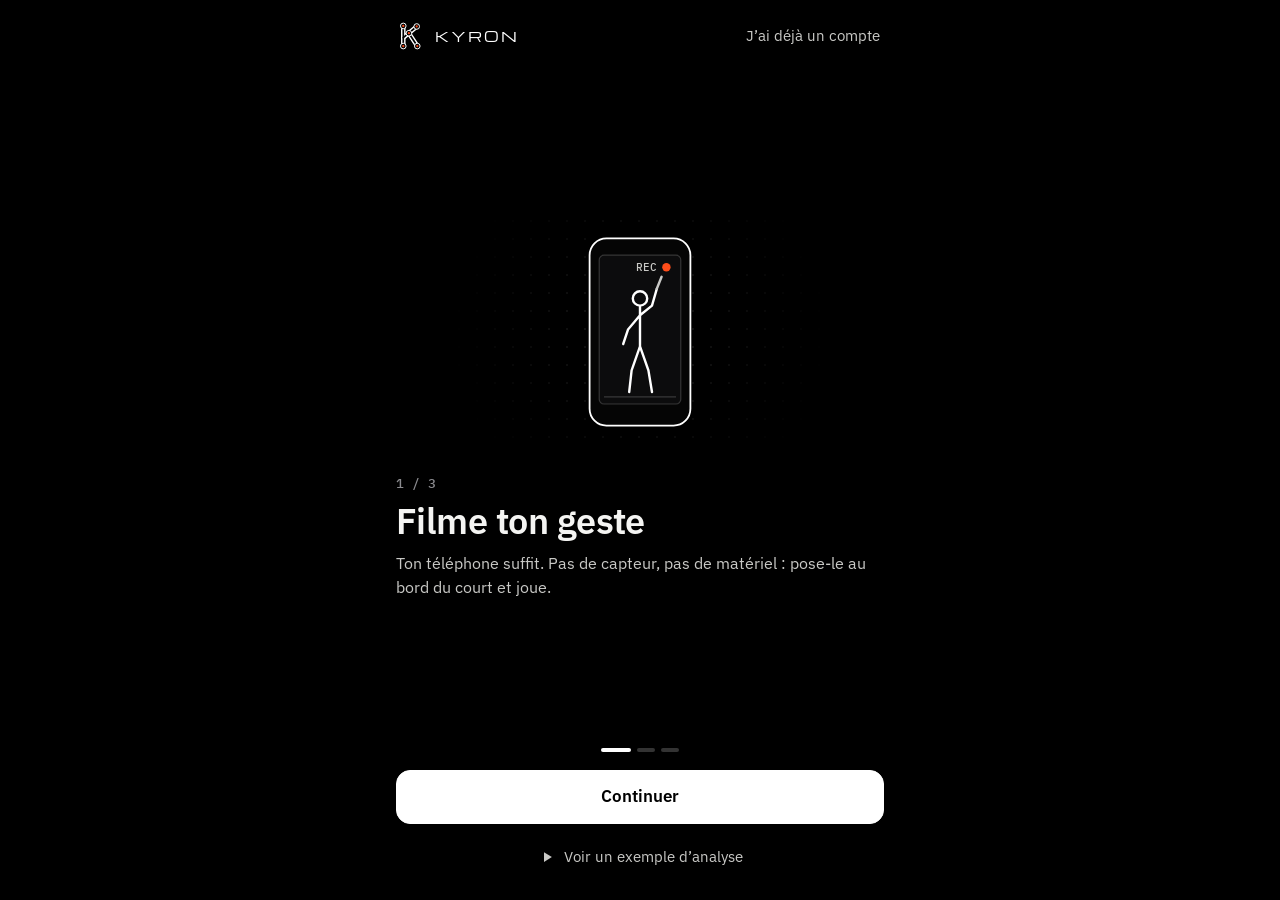
<file: index.html>
<!doctype html>
<html lang="fr">
<head>
<meta charset="utf-8">
<meta name="viewport" content="width=device-width,initial-scale=1">
<title>KYRON</title>
<meta http-equiv="refresh" content="0; url=./app/">
<link rel="canonical" href="./app/">
<style>body{margin:0;background:#000;color:#f4f4f2;font:15px system-ui,sans-serif;display:grid;place-items:center;height:100vh}a{color:#ff4d1a}</style>
</head>
<body><p>Ouverture de KYRON… <a href="./app/">Ouvrir l'app</a></p><script>location.replace('./app/' + location.hash);</script></body>
</html>
</file>
<file: app/ui/kyron.css>
/* KYRON · application · langage « instrument de labo » : noir, blanc, orange réservé aux articulations et points d'attention. */
:root {
  color-scheme: dark;
  --bg: #000; --bg2: #0A0A0B; --bg3: #111113; --ink: #F4F4F2; --ink2: #C9C9C6; --mute: #8B8B8F; --dim: #4A4A4E;
  --rule: rgba(255,255,255,.12); --rule2: rgba(255,255,255,.22); --rule3: rgba(255,255,255,.4);
  --acc: #FF4D1A; --acc-soft: rgba(255,77,26,.14); --bgk: #000;
  --s1: #F4F4F2; --s2: #B4B4B0; --s3: #7A7A7E; --s4: #4F4F53;
  --f-disp: "Michroma", "Eurostile", "Arial", sans-serif;
  --f-body: "IBM Plex Sans", system-ui, -apple-system, sans-serif;
  --f-mono: "IBM Plex Mono", ui-monospace, Menlo, monospace;
  --dots: radial-gradient(rgba(255,255,255,.14) 1px, transparent 1.3px);
  --gut: max(16px, env(safe-area-inset-left, 0px));
  --gutr: max(16px, env(safe-area-inset-right, 0px));
  --topH: 60px;
}
:root[data-theme="light"] { color-scheme: dark; }
* { box-sizing: border-box; }
html { -webkit-text-size-adjust: 100%; background: #000; }
body { margin: 0; background: var(--bg); color: var(--ink); font-family: var(--f-body); font-size: 15px; line-height: 1.55; -webkit-font-smoothing: antialiased; overflow-x: hidden; min-height: 100vh; }
button, input, select, textarea { font: inherit; color: inherit; }
button { cursor: pointer; }
::selection { background: #fff; color: #000; }
:focus-visible { outline: 2px solid #fff; outline-offset: 2px; }
[hidden] { display: none !important; }
.mono { font-family: var(--f-mono); font-variant-numeric: tabular-nums; }
.disp { font-family: var(--f-disp); font-weight: 400; letter-spacing: .01em; }
.wrap { max-width: 1480px; margin: 0 auto; padding-left: var(--gut); padding-right: var(--gutr); }
@media (min-width: 1100px) { .wrap { padding-left: max(32px, env(safe-area-inset-left, 0px)); padding-right: max(32px, env(safe-area-inset-right, 0px)); } }
.lbl { font-family: var(--f-mono); font-size: 10.5px; letter-spacing: .14em; text-transform: uppercase; color: var(--mute); }
.tag { font-family: var(--f-mono); font-size: 11px; letter-spacing: .16em; text-transform: uppercase; color: var(--mute); display: flex; align-items: center; gap: 10px; }
.tag::before { content: ""; width: 18px; height: 1px; background: currentColor; flex: none; }
.acc { color: var(--acc); }
.note { font-size: 13px; color: var(--mute); margin: 0; }
.small { font-size: 12.5px; }
.live { color: var(--acc); font-family: var(--f-mono); font-size: 10.5px; letter-spacing: .14em; text-transform: uppercase; }
.live i { display: inline-block; width: 7px; height: 7px; border-radius: 50%; background: var(--acc); margin-right: 7px; vertical-align: 0; animation: blink 1.2s steps(2, end) infinite; }
@keyframes blink { 50% { opacity: .25; } }

/* ---------- Barre globale ---------- */
.top { position: sticky; top: 0; z-index: 40; background: rgba(0,0,0,.88); backdrop-filter: blur(10px); -webkit-backdrop-filter: blur(10px); border-bottom: 1px solid var(--rule); padding-top: env(safe-area-inset-top, 0px); }
.top .wrap { display: flex; align-items: center; gap: 18px; height: var(--topH); }
.brand { display: flex; align-items: center; gap: 11px; text-decoration: none; color: #fff; flex: none; }
.brand svg { width: 28px; height: 28px; display: block; }
.brand b { font-family: var(--f-disp); font-weight: 400; font-size: 15px; letter-spacing: .14em; }
.brand span { font-family: var(--f-mono); font-size: 10px; letter-spacing: .12em; color: var(--dim); text-transform: uppercase; }
.tabs { display: flex; gap: 2px; flex: 1; min-width: 0; justify-content: center; }
.tabs a { position: relative; text-decoration: none; font-family: var(--f-mono); font-size: 11px; letter-spacing: .14em; text-transform: uppercase; color: var(--mute); padding: 20px 12px; transition: color .2s; white-space: nowrap; display: flex; align-items: center; gap: 7px; }
.tabs a:hover { color: #fff; }
.tabs a[aria-current="page"] { color: #fff; }
.tabs a[aria-current="page"]::after { content: ""; position: absolute; left: 12px; right: 12px; bottom: -1px; height: 2px; background: #fff; }
.tabs a .dot { width: 6px; height: 6px; border-radius: 50%; background: var(--acc); display: none; }
.tabs a.busy .dot { display: inline-block; animation: blink 1s steps(2, end) infinite; }
.tabs a svg { display: none; }
.right { display: flex; align-items: center; gap: 10px; flex: none; }
.seg { display: inline-flex; border: 1px solid var(--rule2); flex-wrap: nowrap; max-width: 100%; }
.seg button { flex: 1 1 auto; font-family: var(--f-mono); font-size: 10.5px; letter-spacing: .1em; text-transform: uppercase; background: transparent; color: var(--mute); border: 0; border-right: 1px solid var(--rule2); padding: 8px 11px; transition: background .15s, color .15s; white-space: nowrap; }
.seg button:last-child { border-right: 0; }
.seg button:hover { color: #fff; }
.seg button[aria-pressed="true"] { background: #fff; color: #000; }
.seg.wide { display: flex; }
.prof-btn { display: flex; align-items: center; gap: 10px; border: 1px solid var(--rule2); background: transparent; padding: 6px 10px; font-family: var(--f-mono); font-size: 10.5px; letter-spacing: .08em; color: var(--ink2); text-transform: uppercase; }
.prof-btn:hover { border-color: var(--rule3); color: #fff; }
.prof-btn i { width: 8px; height: 8px; border: 1.5px solid #fff; border-radius: 50%; display: block; }
.prof-pop { position: absolute; right: var(--gutr); top: calc(var(--topH) + env(safe-area-inset-top, 0px) + 6px); width: min(340px, calc(100vw - 32px)); background: #050505; border: 1px solid var(--rule2); padding: 18px; z-index: 50; display: grid; gap: 12px; box-shadow: 0 20px 60px rgba(0,0,0,.6); }
.prof-pop h3 { margin: 0; font-family: var(--f-disp); font-weight: 400; font-size: 14px; letter-spacing: .06em; }
.field { display: grid; grid-template-columns: 1fr auto; align-items: center; gap: 10px; font-size: 13.5px; color: var(--ink2); }
.field input[type="number"], .field select, select.full { background: #000; border: 1px solid var(--rule2); color: #fff; padding: 7px 8px; border-radius: 0; font-family: var(--f-mono); font-size: 13px; min-width: 0; }
.field input[type="number"] { width: 92px; text-align: right; }
.field select { max-width: 190px; }
select.full { width: 100%; }

@media (max-width: 1320px) { .tabs a { padding-left: 8px; padding-right: 8px; letter-spacing: .08em; } .tabs a[aria-current="page"]::after { left: 8px; right: 8px; } }
@media (max-width: 1080px) {
  .brand span { display: none; }
  .tabs a { padding: 20px 8px; letter-spacing: .1em; }
}
/* Mobile : onglets en barre basse, façon app native */
@media (max-width: 820px) {
  :root { --topH: 54px; }
  .top { backdrop-filter: none; -webkit-backdrop-filter: none; background: #000; }
  .kpis .kpi .badge { position: static; display: inline-block; margin-bottom: 6px; }
  .tabs { position: fixed; left: 0; right: 0; bottom: 0; z-index: 45; background: rgba(0,0,0,.94); backdrop-filter: blur(10px); -webkit-backdrop-filter: blur(10px); border-top: 1px solid var(--rule2); justify-content: space-around; gap: 0; padding: 0 max(4px, env(safe-area-inset-left, 0px)) env(safe-area-inset-bottom, 0px); }
  .tabs { justify-content: flex-start; overflow-x: auto; scrollbar-width: none; overscroll-behavior-x: contain; }
  .tabs::-webkit-scrollbar { display: none; }
  .tabs a { flex: 1 0 64px; flex-direction: column; gap: 4px; padding: 9px 2px 9px; font-size: 8.8px; letter-spacing: .06em; min-width: 64px; justify-content: center; }
  .tabs a svg { display: block; width: 20px; height: 20px; }
  .tabs a[aria-current="page"]::after { left: 30%; right: 30%; top: -1px; bottom: auto; }
  .tabs a .dot { position: absolute; top: 7px; right: 26%; }
  body { padding-bottom: calc(64px + env(safe-area-inset-bottom, 0px)); }
  .right .seg button { padding: 7px 8px; font-size: 9.5px; letter-spacing: .06em; }
  .prof-btn span { display: none; }
  .top .wrap { gap: 10px; justify-content: space-between; }
}
@media (max-width: 370px) { .brand b { display: none; } }

/* ---------- Vues ---------- */
main.view { padding-block: 22px 60px; }
.vhead { display: flex; align-items: flex-end; justify-content: space-between; gap: 16px 24px; flex-wrap: wrap; margin-bottom: 18px; }
.vhead h1 { font-family: var(--f-disp); font-weight: 400; font-size: clamp(20px, 2.4vw, 30px); line-height: 1.15; margin: 10px 0 0; letter-spacing: .01em; text-wrap: balance; }
.vhead p { margin: 6px 0 0; color: var(--ink2); max-width: 64ch; font-size: 14.5px; }
.vhead .acts { display: flex; gap: 8px; flex-wrap: wrap; align-items: center; }

.panel { position: relative; border: 1px solid var(--rule); background: var(--bg2); min-width: 0; }
.panel > .ph { display: flex; justify-content: space-between; align-items: center; gap: 12px; padding: 13px 16px; border-bottom: 1px solid var(--rule); flex-wrap: wrap; }
.panel > .ph h2 { margin: 0; font-family: var(--f-mono); font-weight: 400; font-size: 11px; letter-spacing: .16em; text-transform: uppercase; color: var(--ink); display: flex; gap: 10px; align-items: center; }
.panel > .ph h2 i { font-style: normal; color: var(--dim); }
.panel > .pb { padding: 16px; }
.grid { display: grid; gap: 16px; }
.g2 { grid-template-columns: 1fr 1fr; }
.g3 { grid-template-columns: repeat(3, 1fr); }
@media (max-width: 980px) { .g2, .g3 { grid-template-columns: 1fr; } }
.stack { display: grid; gap: 16px; align-content: start; min-width: 0; }

/* Coins de visée */
.aim { position: absolute; width: 16px; height: 16px; border: solid var(--rule3); border-width: 0; pointer-events: none; z-index: 3; }
.aim.a { left: 8px; top: 8px; border-width: 1px 0 0 1px; } .aim.b { right: 8px; top: 8px; border-width: 1px 1px 0 0; }
.aim.c { left: 8px; bottom: 8px; border-width: 0 0 1px 1px; } .aim.d { right: 8px; bottom: 8px; border-width: 0 1px 1px 0; }

/* Boutons */
.btn { position: relative; overflow: hidden; display: inline-flex; align-items: center; justify-content: center; gap: 10px; font-family: var(--f-mono); font-size: 11.5px; letter-spacing: .12em; text-transform: uppercase; text-decoration: none; padding: 11px 16px; border: 1px solid var(--rule2); color: var(--ink); background: transparent; transition: border-color .2s, color .2s, background .2s; white-space: nowrap; }
.btn::after { content: ""; position: absolute; top: 0; bottom: 0; left: -30%; width: 30%; background: linear-gradient(90deg, transparent, rgba(255,255,255,.35), transparent); transform: skewX(-20deg); opacity: 0; pointer-events: none; }
.btn:hover { border-color: var(--rule3); }
.btn:hover::after, .btn:focus-visible::after { animation: sweep .7s ease-out; }
@keyframes sweep { 0% { left: -30%; opacity: 1; } 100% { left: 120%; opacity: 1; } }
.btn.solid { background: #fff; color: #000; border-color: #fff; }
.btn.solid:hover { background: #000; color: #fff; }
.btn.sm { padding: 7px 11px; font-size: 10.5px; }
.btn:disabled { opacity: .45; cursor: default; }
.btn input[type="file"] { position: absolute; inset: 0; opacity: 0; cursor: pointer; font-size: 0; }
.chip { font-family: var(--f-mono); font-size: 11px; letter-spacing: .04em; padding: 8px 11px; border: 1px solid var(--rule2); background: transparent; color: var(--ink2); text-align: left; display: grid; gap: 2px; min-width: 120px; flex: none; transition: border-color .15s, background .15s; }
.chip b { font-weight: 400; color: #fff; letter-spacing: .1em; text-transform: uppercase; font-size: 10.5px; }
.chip span { color: var(--mute); }
.chip:hover { border-color: var(--rule3); }
.chip[aria-pressed="true"] { background: #fff; color: #000; border-color: #fff; }
.chip[aria-pressed="true"] b, .chip[aria-pressed="true"] span { color: #000; }
.chip .warn { color: var(--acc); }
.hscroll { display: flex; gap: 8px; overflow-x: auto; scrollbar-width: thin; padding-bottom: 4px; min-width: 0; }

/* Barre d'état */
.status { display: flex; align-items: center; gap: 14px; font-family: var(--f-mono); font-size: 11.5px; color: var(--ink2); padding: 10px 14px; border: 1px solid var(--rule); background: #050505; margin-bottom: 14px; min-width: 0; flex-wrap: wrap; }
.status .msg { flex: 1 1 240px; min-width: 0; }
.status .bar { flex: 1 1 160px; height: 2px; background: var(--rule2); position: relative; min-width: 80px; }
.status .bar i { position: absolute; left: 0; top: -1px; height: 4px; background: #fff; width: 0; transition: width .2s linear; }

/* ---------- Séance ---------- */
.seance { display: grid; grid-template-columns: minmax(0, 1.55fr) minmax(320px, 1fr); gap: 16px; align-items: start; }
@media (max-width: 1100px) {
  .seance { grid-template-columns: minmax(0, 1fr); }
  .seance > .stack { display: contents; }
  .o1 { order: 1; } .o2 { order: 2; } .o3 { order: 3; } .o4 { order: 4; } .o5 { order: 5; } .o6 { order: 6; } .o7 { order: 7; } .o8 { order: 8; } .o9 { order: 9; } .o10 { order: 10; } .o11 { order: 11; } .o12 { order: 12; } .o13 { order: 13; } .o14 { order: 14; }
}
.scene { position: relative; background: #000; aspect-ratio: 16 / 10; overflow: hidden; border-bottom: 1px solid var(--rule); touch-action: pan-y; }
.scene.portrait { aspect-ratio: 4 / 5; }
@media (max-width: 600px) { .scene { aspect-ratio: 4 / 5; } }
.scene video, .scene canvas.ov { position: absolute; inset: 0; width: 100%; height: 100%; object-fit: contain; display: block; }
.scene video { opacity: .9; }
.scene .pip { position: absolute; right: 10px; bottom: 10px; width: 28%; aspect-ratio: 16/10; border: 1px solid var(--rule2); background: #000; z-index: 4; overflow: hidden; }
.scene .pip video { opacity: 1; }
.scene .pip span { position: absolute; left: 6px; top: 4px; font-family: var(--f-mono); font-size: 9px; letter-spacing: .1em; color: var(--ink2); z-index: 2; text-shadow: 0 0 4px #000; }
.scene::after { content: ""; position: absolute; inset: 0; pointer-events: none; background: repeating-linear-gradient(0deg, rgba(255,255,255,.022) 0 1px, transparent 1px 3px); z-index: 2; }
.hud { position: absolute; z-index: 3; font-family: var(--f-mono); font-size: 10.5px; letter-spacing: .1em; text-transform: uppercase; color: var(--mute); pointer-events: none; font-variant-numeric: tabular-nums; line-height: 1.8; text-shadow: 0 0 6px #000, 0 0 2px #000; }
.hud b { color: var(--ink); font-weight: 400; }
.hud.tl { left: 18px; top: 14px; } .hud.tr { right: 18px; top: 14px; text-align: right; } .hud.bl { left: 18px; bottom: 12px; } .hud.br { right: 18px; bottom: 12px; text-align: right; }
.hud .ph { color: #fff; }
.hud .ph.imp { color: var(--acc); }
@media (max-width: 600px) { .hud { font-size: 9px; } .hud.tl, .hud.bl { left: 14px; } .hud.tr, .hud.br { right: 14px; } }
.sweep { position: absolute; top: 0; bottom: 0; width: 1px; left: 0; background: linear-gradient(transparent, rgba(255,255,255,.75), transparent); box-shadow: 0 0 16px rgba(255,255,255,.5); z-index: 3; pointer-events: none; opacity: 0; }
.scanning .sweep { opacity: .8; animation: sweepX 2.4s linear infinite; }
@keyframes sweepX { 0% { left: 0; } 100% { left: 100%; } }
.transport { display: flex; align-items: center; gap: 8px; padding: 10px 12px; border-bottom: 1px solid var(--rule); flex-wrap: wrap; }
.transport .sp { flex: 1; }
.ibtn { width: 38px; height: 34px; border: 1px solid var(--rule2); background: transparent; color: #fff; display: grid; place-items: center; padding: 0; flex: none; }
.ibtn:hover { border-color: var(--rule3); }
.ibtn svg { width: 14px; height: 14px; }
.ibtn.wide { width: auto; padding: 0 12px; font-family: var(--f-mono); font-size: 10.5px; letter-spacing: .1em; text-transform: uppercase; }
canvas.tl { display: block; width: 100%; height: 58px; cursor: ew-resize; touch-action: none; }
.tlwrap { padding: 8px 12px 10px; }

.verdict { display: grid; gap: 0; }
.vscore { display: grid; grid-template-columns: 150px 1fr; gap: 18px; align-items: center; padding: 18px 16px; border-bottom: 1px solid var(--rule); }
.vscore canvas { width: 150px; height: 150px; display: block; }
@media (max-width: 420px) { .vscore { grid-template-columns: 120px 1fr; gap: 12px; } .vscore canvas { width: 120px; height: 120px; } }
.vscore h3 { margin: 0 0 4px; font-family: var(--f-disp); font-weight: 400; font-size: 17px; letter-spacing: .03em; }
.vscore p { margin: 0; color: var(--ink2); font-size: 13.5px; }
.kpis { display: grid; grid-template-columns: 1fr 1fr; border-top: 0; }
.kpi { padding: 14px 16px; border-bottom: 1px solid var(--rule); border-right: 1px solid var(--rule); min-width: 0; position: relative; }
.kpi:nth-child(2n) { border-right: 0; }
.kpi b { display: block; font-family: var(--f-disp); font-weight: 400; font-size: 24px; line-height: 1.15; margin-top: 6px; font-variant-numeric: tabular-nums; white-space: nowrap; overflow: hidden; text-overflow: ellipsis; }
.kpi b small { font-size: .45em; color: var(--mute); margin-left: 6px; letter-spacing: .06em; font-family: var(--f-mono); }
.kpi .d { font-family: var(--f-mono); font-size: 10.5px; color: var(--mute); margin-top: 4px; letter-spacing: .04em; }
.kpi .d.up { color: #fff; }
.kpi .d.att { color: var(--acc); }
.kpi .badge { position: absolute; right: 12px; top: 13px; font-family: var(--f-mono); font-size: 9px; letter-spacing: .12em; text-transform: uppercase; padding: 2px 6px; border: 1px solid var(--rule2); color: var(--ink2); }
.kpi .badge.meas { border-color: #fff; color: #fff; }
.kpis.k3 { grid-template-columns: repeat(3, 1fr); }
.kpis.k3 .kpi:nth-child(2n) { border-right: 1px solid var(--rule); }
.kpis.k3 .kpi:nth-child(3n) { border-right: 0; }
.kpis.k4 { grid-template-columns: repeat(4, 1fr); }
.kpis.k4 .kpi:nth-child(2n) { border-right: 1px solid var(--rule); }
.kpis.k4 .kpi:nth-child(4n) { border-right: 0; }
@media (max-width: 700px) { .kpis.k3, .kpis.k4 { grid-template-columns: 1fr 1fr; } .kpis.k3 .kpi:nth-child(n), .kpis.k4 .kpi:nth-child(n) { border-right: 1px solid var(--rule); } .kpis.k3 .kpi:nth-child(2n), .kpis.k4 .kpi:nth-child(2n) { border-right: 0; } .kpi b { font-size: 20px; } }
.kpi.hero b { font-size: 30px; }

.chain { padding: 14px 16px 16px; display: grid; gap: 8px; }
.chain-row { display: grid; grid-template-columns: 64px 1fr 62px; gap: 10px; align-items: center; font-family: var(--f-mono); font-size: 11px; color: var(--ink2); }
.lane { position: relative; height: 16px; background: repeating-linear-gradient(90deg, var(--rule) 0 1px, transparent 1px 10%); border-top: 1px solid var(--rule); border-bottom: 1px solid var(--rule); }
.lane i { position: absolute; top: 2px; bottom: 2px; width: 3px; background: #fff; }
.lane .imp { position: absolute; top: -4px; bottom: -4px; width: 1px; background: var(--acc); }
.lane i.att { background: var(--acc); }
.gaps { display: flex; flex-wrap: wrap; gap: 6px; margin-top: 6px; }
.gaps span { font-family: var(--f-mono); font-size: 10.5px; border: 1px solid var(--rule2); padding: 4px 8px; color: var(--ink2); }
.gaps span.att { border-color: var(--acc); color: var(--acc); }

.fixes { display: grid; }
.fix { display: grid; grid-template-columns: 28px 1fr; gap: 12px; padding: 14px 16px; border-bottom: 1px solid var(--rule); }
.fix:last-child { border-bottom: 0; }
.fix > i { font-style: normal; font-family: var(--f-mono); font-size: 11px; border: 1px solid var(--rule2); height: 28px; display: grid; place-items: center; color: #fff; }
.fix.s3 > i, .fix.s2 > i { border-color: var(--acc); color: var(--acc); }
.fix b { display: block; font-weight: 500; color: #fff; font-size: 15px; }
.fix p { margin: 4px 0 0; color: var(--ink2); font-size: 13.5px; }
.fix .gain { font-family: var(--f-mono); font-size: 10.5px; color: var(--mute); margin-top: 6px; display: block; letter-spacing: .04em; }
.exs { display: grid; grid-template-columns: 1fr; }
.exs .ex + .ex { border-top: 1px solid var(--rule); }
.ex { background: var(--bg2); padding: 14px 16px; min-width: 0; }
.ex b { display: block; color: #fff; font-weight: 500; font-size: 14px; }
.ex p { margin: 6px 0; color: var(--ink2); font-size: 13px; }
.ex .meta { font-family: var(--f-mono); font-size: 10.5px; color: var(--mute); letter-spacing: .04em; display: block; }
.ex .ok { color: #fff; }
.ask { border: 1px dashed rgba(255,255,255,.4); padding: 12px; font-size: 13px; line-height: 1.45; color: var(--ink2); }
.ask b { display: block; font-family: var(--f-mono); font-weight: 400; font-size: 10px; letter-spacing: .12em; text-transform: uppercase; color: #fff; margin-bottom: 4px; }
.asks { display: grid; gap: 8px; }
.qual { display: grid; grid-template-columns: auto 1fr; gap: 16px; align-items: center; }
.qual .big { font-family: var(--f-disp); font-size: 40px; line-height: 1; }
.qual .big small { font-size: .32em; color: var(--mute); font-family: var(--f-mono); margin-left: 6px; }
.meter { height: 6px; background: repeating-linear-gradient(90deg, var(--rule2) 0 2px, transparent 2px 6px); position: relative; }
.meter i { position: absolute; left: 0; top: 0; bottom: 0; background: #fff; }
.meter i.att { background: var(--acc); }
.issues { list-style: none; margin: 12px 0 0; padding: 0; display: grid; gap: 6px; font-size: 13px; color: var(--ink2); }
.issues li::before { content: "▸ "; color: var(--acc); }
.adv-only { display: none !important; }
body.adv .adv-only { display: block !important; }
body.adv .simple-only { display: none !important; }
.charts { display: grid; grid-template-columns: 1fr 1fr; gap: 16px; }
@media (max-width: 900px) { .charts { grid-template-columns: 1fr; } }
canvas.chart { display: block; width: 100%; height: 210px; }
canvas.v3d { display: block; width: 100%; height: 360px; cursor: grab; touch-action: none; background: radial-gradient(ellipse at 50% 60%, #0c0c0e, #000 70%); }
.legend { display: flex; gap: 14px; flex-wrap: wrap; font-family: var(--f-mono); font-size: 10.5px; color: var(--mute); margin-top: 8px; }
.legend span { display: flex; align-items: center; gap: 6px; }
.legend i { display: inline-block; width: 14px; height: 2px; background: var(--c, #fff); }
.legend i.dot { width: 8px; height: 8px; border-radius: 50%; }
.legend i.dash { background: repeating-linear-gradient(90deg, var(--c, #fff) 0 4px, transparent 4px 7px); }
.scroll { overflow-x: auto; }
table.t { width: 100%; border-collapse: collapse; font-size: 13px; }
table.t th { text-align: left; font-family: var(--f-mono); font-weight: 400; font-size: 10px; letter-spacing: .12em; text-transform: uppercase; color: var(--mute); padding: 8px 10px; border-bottom: 1px solid var(--rule2); white-space: nowrap; }
table.t td { padding: 8px 10px; border-bottom: 1px solid var(--rule); color: var(--ink2); }
table.t td.n { font-family: var(--f-mono); font-variant-numeric: tabular-nums; color: #fff; text-align: right; white-space: nowrap; }
table.t th.n { text-align: right; }
table.t tr.cur td { background: rgba(255,255,255,.04); color: #fff; }
table.t td .att { color: var(--acc); }
.bar-s { height: 4px; background: var(--rule); min-width: 60px; position: relative; }
.bar-s i { position: absolute; left: 0; top: 0; bottom: 0; background: #fff; }
.bar-s i.att { background: var(--acc); }
.fatigue svg { display: block; width: 100%; height: 90px; }
.empty { padding: 26px 16px; color: var(--mute); font-size: 13.5px; text-align: center; }

/* ---------- Optimiseur ---------- */
.opt-top { display: grid; grid-template-columns: 1.3fr 1fr; gap: 0; border: 1px solid var(--rule); background: var(--bg2); margin-bottom: 16px; }
@media (max-width: 900px) { .opt-top { grid-template-columns: 1fr; } }
.counter { padding: 22px 20px; border-right: 1px solid var(--rule); position: relative; overflow: hidden; min-width: 0; }
@media (max-width: 900px) { .counter { border-right: 0; border-bottom: 1px solid var(--rule); } }
.counter .n { font-family: var(--f-disp); font-size: clamp(32px, 6vw, 66px); line-height: 1.05; font-variant-numeric: tabular-nums; white-space: nowrap; margin: 12px 0 6px; letter-spacing: -.01em; overflow: hidden; text-overflow: clip; }
.counter .n small { font-size: .26em; color: var(--mute); font-family: var(--f-mono); letter-spacing: .1em; margin-left: 10px; }
.counter .sub { font-family: var(--f-mono); font-size: 11.5px; color: var(--ink2); display: flex; gap: 18px; flex-wrap: wrap; }
.counter .sub b { color: #fff; font-weight: 400; }
.counter .pbar { height: 2px; background: var(--rule2); margin-top: 18px; position: relative; }
.counter .pbar i { position: absolute; left: 0; top: -1px; height: 4px; background: #fff; width: 0; }
.counter .dotbg { position: absolute; inset: 0; background-image: var(--dots); background-size: 18px 18px; opacity: .35; pointer-events: none; mask: radial-gradient(ellipse at 80% 30%, #000, transparent 70%); -webkit-mask: radial-gradient(ellipse at 80% 30%, #000, transparent 70%); }
.cores { display: flex; gap: 3px; margin-top: 14px; flex-wrap: wrap; }
.cores i { width: 14px; height: 14px; border: 1px solid var(--rule2); display: block; position: relative; overflow: hidden; }
.cores i::after { content: ""; position: absolute; inset: 2px; background: #fff; opacity: 0; }
.running .cores i::after { animation: core 0.9s steps(2, end) infinite; }
.running .cores i:nth-child(2n)::after { animation-delay: .3s; } .running .cores i:nth-child(3n)::after { animation-delay: .6s; }
@keyframes core { 50% { opacity: .9; } }
.done .cores i::after { opacity: .8; }
.opt-gain { padding: 22px 20px; display: grid; gap: 14px; align-content: start; min-width: 0; }
.opt-gain .big { font-family: var(--f-disp); font-size: clamp(30px, 4vw, 46px); line-height: 1; font-variant-numeric: tabular-nums; white-space: nowrap; }
.opt-gain .big small { font-size: .32em; color: var(--mute); margin-left: 8px; font-family: var(--f-mono); }
.opt-gain .msg { color: var(--ink2); margin: 0; font-size: 14px; }
.opt-main { display: grid; grid-template-columns: minmax(0, 1.5fr) minmax(300px, 1fr); gap: 16px; align-items: start; }
@media (max-width: 1000px) { .opt-main { grid-template-columns: 1fr; } }
canvas.cloud { display: block; width: 100%; height: 440px; cursor: crosshair; touch-action: pan-y; }
@media (max-width: 600px) { canvas.cloud { height: 320px; } }
.tip { position: absolute; pointer-events: none; z-index: 6; background: #000; border: 1px solid var(--rule3); padding: 7px 9px; font-family: var(--f-mono); font-size: 11px; color: var(--ink2); white-space: nowrap; transform: translate(-50%, calc(-100% - 12px)); }
.tip b { color: #fff; font-weight: 400; }
.sens { display: grid; gap: 10px; }
.sens-r { display: grid; grid-template-columns: minmax(0, 1fr) 90px 64px; gap: 10px; align-items: center; font-size: 13px; color: var(--ink2); }
.sens-r .track { height: 6px; background: var(--rule); position: relative; }
.sens-r .track i { position: absolute; left: 0; top: 0; bottom: 0; background: #fff; }
.sens-r:first-child .track i { background: var(--acc); }
.sens-r .mono { text-align: right; color: #fff; font-size: 12px; }
.sens-r small { display: block; font-family: var(--f-mono); font-size: 10.5px; color: var(--mute); }

/* ---------- Matériel / Balle ---------- */
.bench { display: grid; grid-template-columns: 300px minmax(0, 1fr); gap: 16px; align-items: start; }
@media (max-width: 980px) { .bench { grid-template-columns: 1fr; } }
.bench aside { display: grid; gap: 0; border: 1px solid var(--rule); background: var(--bg2); position: sticky; top: calc(var(--topH) + 12px); max-height: calc(100vh - var(--topH) - 24px); overflow: auto; }
@media (max-width: 980px) { .bench aside { position: static; max-height: none; } }
fieldset { border: 0; border-bottom: 1px solid var(--rule); margin: 0; padding: 14px 16px 16px; display: grid; gap: 10px; min-width: 0; }
fieldset:last-child { border-bottom: 0; }
legend { font-family: var(--f-mono); font-size: 10.5px; letter-spacing: .14em; text-transform: uppercase; color: #fff; padding: 0; margin-bottom: 4px; float: left; width: 100%; display: flex; gap: 10px; }
legend i { font-style: normal; color: var(--dim); }
legend + * { clear: both; }
legend.tog { cursor: pointer; }
legend.tog::after { content: "\2212"; margin-left: auto; color: var(--mute); }
fieldset.closed legend.tog::after { content: "+"; }
fieldset.closed > :not(legend) { display: none !important; }
fieldset.closed { gap: 0; padding-bottom: 12px; }
.sl { display: grid; gap: 4px; }
.sl label { display: flex; justify-content: space-between; gap: 10px; font-size: 13px; color: var(--ink2); }
.sl output { font-family: var(--f-mono); font-size: 12px; color: #fff; white-space: nowrap; }
.sl output.from { color: var(--acc); }
input[type="range"] { -webkit-appearance: none; appearance: none; width: 100%; height: 22px; background: transparent; margin: 0; }
input[type="range"]::-webkit-slider-runnable-track { height: 1px; background: var(--rule3); }
input[type="range"]::-moz-range-track { height: 1px; background: var(--rule3); }
input[type="range"]::-webkit-slider-thumb { -webkit-appearance: none; width: 12px; height: 12px; margin-top: -6px; background: #000; border: 1.5px solid #fff; border-radius: 50%; }
input[type="range"]::-moz-range-thumb { width: 10px; height: 10px; background: #000; border: 1.5px solid #fff; border-radius: 50%; }
input[type="range"]:focus-visible { outline: 1px solid #fff; }
.hint { font-size: 12px; color: var(--mute); margin: 0; }
.formula { font-family: var(--f-mono); font-size: 11px; color: var(--mute); border-top: 1px dashed var(--rule2); padding-top: 10px; margin: 14px 0 0; line-height: 1.7; }
canvas.racket { display: block; width: 100%; height: 340px; }
canvas.small { display: block; width: 100%; height: 200px; }
canvas.court { display: block; width: 100%; height: 300px; }
@media (max-width: 600px) { canvas.court { height: 230px; } }
.recs { display: grid; grid-template-columns: repeat(3, 1fr); gap: 1px; background: var(--rule); border: 1px solid var(--rule); }
@media (max-width: 760px) { .recs { grid-template-columns: 1fr; } }
.rec { background: var(--bg2); padding: 14px; display: grid; gap: 4px; min-width: 0; }
.rec b { color: #fff; font-weight: 500; font-size: 14px; }
.rec .m { font-family: var(--f-mono); font-size: 11px; color: var(--mute); }
.rec:first-child { box-shadow: inset 3px 0 0 #fff; }
.alert { border: 1px solid var(--acc); color: #fff; padding: 12px 14px; font-size: 13.5px; margin-top: 12px; background: var(--acc-soft); }
.alert b { color: var(--acc); font-weight: 500; }
.bar3 { display: flex; height: 8px; margin-top: 12px; gap: 2px; }
.bar3 i { display: block; height: 100%; }
.mc-out { display: grid; grid-template-columns: 220px 1fr; gap: 20px; align-items: center; }
@media (max-width: 700px) { .mc-out { grid-template-columns: 1fr; } }
.big { font-family: var(--f-disp); font-size: clamp(36px, 5vw, 54px); line-height: 1; font-variant-numeric: tabular-nums; white-space: nowrap; }
.big small { font-size: .3em; color: var(--mute); margin-left: 8px; font-family: var(--f-mono); }

/* ---------- Progression ---------- */
.metrics-grid { display: grid; grid-template-columns: repeat(auto-fill, minmax(300px, 1fr)); gap: 16px; }
.mcard canvas { display: block; width: 100%; height: 130px; }
.mcard .row { display: flex; justify-content: space-between; align-items: baseline; gap: 8px; padding: 12px 16px 0; }
.mcard .row b { font-family: var(--f-disp); font-weight: 400; font-size: 24px; font-variant-numeric: tabular-nums; }
.mcard .row b small { font-size: .45em; color: var(--mute); font-family: var(--f-mono); margin-left: 4px; }
.mcard .goal { display: flex; align-items: center; justify-content: space-between; gap: 8px; padding: 0 16px 12px; font-size: 12.5px; color: var(--mute); }
.mcard .goal input { width: 74px; background: #000; border: 1px solid var(--rule2); color: #fff; padding: 4px 6px; font-family: var(--f-mono); font-size: 12px; text-align: right; border-radius: 0; }
.banner { border: 1px dashed var(--rule3); padding: 12px 14px; color: var(--ink2); font-size: 13.5px; margin-bottom: 16px; display: flex; gap: 12px; align-items: center; flex-wrap: wrap; }
.banner b { font-family: var(--f-mono); font-weight: 400; font-size: 10.5px; letter-spacing: .14em; text-transform: uppercase; color: #fff; }
.exlist { display: grid; }
.exlist .it { display: grid; grid-template-columns: 22px 1fr auto; gap: 12px; padding: 12px 16px; border-bottom: 1px solid var(--rule); align-items: center; }
.exlist .it:last-child { border-bottom: 0; }
.exlist .box { width: 18px; height: 18px; border: 1px solid var(--rule3); display: grid; place-items: center; }
.exlist .it.ok .box { background: #fff; }
.exlist .it.ok .box::after { content: ""; width: 8px; height: 4px; border: solid #000; border-width: 0 0 2px 2px; transform: rotate(-45deg) translate(1px, -1px); }
.exlist b { color: #fff; font-weight: 500; font-size: 14px; display: block; }
.exlist span { font-size: 12.5px; color: var(--mute); }
.exlist .st { font-family: var(--f-mono); font-size: 10.5px; letter-spacing: .1em; text-transform: uppercase; color: var(--mute); text-align: right; }
.exlist .it.ok .st { color: #fff; }

/* ---------- Coach ---------- */
.coach { display: grid; grid-template-columns: minmax(0, 1fr) 320px; gap: 16px; align-items: start; }
@media (max-width: 980px) { .coach { grid-template-columns: 1fr; } }
.chat { display: flex; flex-direction: column; min-height: 520px; }
.msgs { flex: 1; padding: 18px 16px; display: grid; gap: 14px; align-content: start; overflow-y: auto; max-height: 62vh; }
.m { max-width: 86%; font-size: 14.5px; line-height: 1.6; white-space: pre-wrap; overflow-wrap: anywhere; }
.m.u { justify-self: end; background: #fff; color: #000; padding: 10px 14px; }
.m.a { justify-self: start; border-left: 2px solid #fff; padding: 2px 0 2px 14px; color: var(--ink2); }
.m.a strong { color: #fff; font-weight: 500; }
.m.a.err { border-left-color: var(--acc); }
.m .who { display: block; font-family: var(--f-mono); font-size: 9.5px; letter-spacing: .14em; text-transform: uppercase; color: var(--mute); margin-bottom: 4px; }
.m.u .who { color: #555; }
.compose { display: flex; gap: 8px; padding: 12px; border-top: 1px solid var(--rule); }
.compose textarea { flex: 1; min-width: 0; resize: none; background: #000; border: 1px solid var(--rule2); padding: 10px 12px; color: #fff; font-size: 15px; height: 46px; border-radius: 0; font-family: var(--f-body); }
.sugs { display: flex; flex-wrap: wrap; gap: 6px; padding: 0 12px 12px; }
.sugs button { font-size: 12.5px; padding: 6px 10px; border: 1px solid var(--rule2); background: transparent; color: var(--ink2); }
.sugs button:hover { border-color: var(--rule3); color: #fff; }
pre.ctx { margin: 0; font-family: var(--f-mono); font-size: 10.5px; line-height: 1.6; color: var(--mute); white-space: pre-wrap; overflow-wrap: anywhere; max-height: 420px; overflow: auto; }

/* Démarrage */
#boot { position: fixed; inset: 0; z-index: 100; background: #030304; display: grid; place-items: center; padding: 24px; transition: clip-path .6s cubic-bezier(.7,0,.2,1); clip-path: inset(0 0 0 0); }
#boot.out { clip-path: inset(0 0 100% 0); }
#boot .in { width: min(520px, 100%); display: grid; gap: 22px; }
#boot .id { display: flex; align-items: center; gap: 16px; }
#boot .id svg { width: 52px; height: 52px; }
#boot .id b { font-family: var(--f-disp); font-weight: 400; font-size: 28px; letter-spacing: .14em; }
#boot .log { font-family: var(--f-mono); font-size: 11.5px; line-height: 1.85; color: var(--mute); border-top: 1px solid var(--rule); border-bottom: 1px solid var(--rule); padding: 8px 0; min-height: calc(1.85em * 7 + 16px); }
#boot .log div { display: flex; gap: 10px; white-space: nowrap; min-width: 0; }
#boot .log .m2 { overflow: hidden; text-overflow: ellipsis; }
#boot .log .ld { flex: 1; border-bottom: 1px dotted var(--dim); margin-bottom: .5em; min-width: 10px; }
#boot .log .ok { color: #fff; }
#boot .log .ko { color: var(--acc); }

@media (prefers-reduced-motion: reduce) {
  *, *::before, *::after { animation: none !important; transition: none !important; }
  .scanning .sweep { display: none; }
}

/* ---------- Vague 2 ---------- */
.info-btn { width: 32px; height: 32px; display: grid; place-items: center; border: 1px solid var(--rule2); color: var(--ink2); flex: none; }
.info-btn svg { width: 16px; height: 16px; }
.info-btn:hover, .info-btn[aria-current="page"] { color: #fff; border-color: var(--rule3); }
.src { display: inline-block; font-family: var(--f-mono); font-size: 9px; letter-spacing: .12em; text-transform: uppercase; padding: 2px 6px; border: 1px solid var(--rule2); color: var(--ink2); white-space: nowrap; vertical-align: 1px; }
.src.mesure { border-color: #fff; color: #fff; }
.src.demo, .src.simulation { border-style: dashed; }
.src.avenir { border-color: var(--acc); color: var(--acc); }
.legend-st { font-size: 13px; color: var(--ink2); margin-bottom: 14px; line-height: 2; }
table.about td:first-child { color: #fff; min-width: 180px; }
table.about td:nth-child(2) { white-space: nowrap; }
@media (max-width: 600px) { table.about td:first-child { min-width: 130px; } table.about td:nth-child(3) { min-width: 220px; } }
.ghost-info { margin: 0; padding: 10px 14px; border-top: 1px solid var(--rule); font-size: 12.5px; color: var(--ink2); }
.ghost-info b { font-family: var(--f-mono); font-weight: 400; font-size: 10px; letter-spacing: .14em; text-transform: uppercase; color: #fff; margin-right: 8px; }
.ibtn.wide[aria-pressed="true"] { background: #fff; color: #000; }
.ibtn:disabled { opacity: .4; cursor: default; }
.btn[aria-pressed="true"] { background: #fff; color: #000; border-color: #fff; }
.scene.annot { touch-action: none; }
.scene.annot canvas.ov { cursor: crosshair; }
.rkviz { gap: 0; border-top: 1px solid var(--rule); }
.rkviz canvas { display: block; width: 100%; height: 210px; min-width: 0; }
.rkviz canvas + canvas { border-left: 1px solid var(--rule); }
@media (max-width: 980px) { .rkviz canvas + canvas { border-left: 0; border-top: 1px solid var(--rule); } }
.ann-tools { display: flex; gap: 8px; flex-wrap: wrap; margin-bottom: 10px; }
.ann-form { display: flex; gap: 8px; }
.ann-form input, .add-st input { flex: 1; min-width: 0; background: #000; border: 1px solid var(--rule2); color: #fff; padding: 8px 10px; border-radius: 0; font-size: 14px; }
.ann-list { display: grid; gap: 8px; margin-top: 12px; }
.note-it { display: grid; grid-template-columns: auto 1fr auto; gap: 10px; align-items: start; }
.note-it p { margin: 0; font-size: 13.5px; color: var(--ink2); padding-top: 6px; overflow-wrap: anywhere; }
.hyctl { display: grid; grid-template-columns: 1fr 1fr; gap: 0 16px; }
@media (max-width: 700px) { .hyctl { grid-template-columns: 1fr; } }
.hyctl fieldset { border: 1px solid var(--rule); }
.hyctl fieldset:last-child { border-bottom: 1px solid var(--rule); }
canvas.court.cal { height: 280px; }
canvas.court.cal.picking { cursor: crosshair; }
@media (max-width: 600px) { canvas.court.cal { height: 210px; } }
.plan { display: grid; grid-template-columns: repeat(auto-fill, minmax(150px, 1fr)); gap: 1px; background: var(--rule); border-bottom: 1px solid var(--rule); }
.day { background: var(--bg2); padding: 12px 14px; min-width: 0; }
.day b { display: block; color: #fff; font-weight: 500; font-size: 14px; margin: 2px 0 6px; }
.day ul { margin: 0; padding-left: 16px; font-size: 12.5px; color: var(--ink2); display: grid; gap: 4px; }
.day.rest b { color: var(--mute); }
.advice { border-left: 2px solid #fff; padding: 4px 0 4px 12px; margin-top: 12px; }
.advice b { font-family: var(--f-mono); font-weight: 400; font-size: 10.5px; letter-spacing: .14em; text-transform: uppercase; }
.advice p { margin: 4px 0 0; font-size: 13.5px; color: var(--ink2); }
.tts { display: grid; gap: 10px; }
.tts .acts { display: flex; gap: 8px; flex-wrap: wrap; }
.tts-txt { margin: 0; font-size: 15px; color: #fff; border-left: 2px solid var(--acc); padding-left: 12px; }
.eleves { display: grid; grid-template-columns: 300px minmax(0, 1fr); gap: 16px; align-items: start; }
@media (max-width: 900px) { .eleves { grid-template-columns: 1fr; } }
.st-list { display: grid; }
.st-it { text-align: left; background: transparent; border: 0; border-bottom: 1px solid var(--rule); padding: 12px 16px; display: grid; gap: 2px; color: var(--ink2); }
.st-it b { color: #fff; font-weight: 500; font-size: 14px; }
.st-it span { font-family: var(--f-mono); font-size: 10.5px; color: var(--mute); letter-spacing: .04em; }
.st-it[aria-pressed="true"] { box-shadow: inset 3px 0 0 #fff; background: rgba(255,255,255,.04); }
.add-st { display: flex; gap: 8px; flex-wrap: wrap; }
.add-st select { background: #000; border: 1px solid var(--rule2); color: #fff; padding: 7px 8px; border-radius: 0; font-family: var(--f-mono); font-size: 12px; }
.corrs { display: grid; gap: 10px; }
.corr { border: 1px solid var(--rule2); padding: 12px; display: grid; gap: 8px; }
.corr.ok { border-color: #fff; }
.corr.rejected { opacity: .5; }
.corr .top { display: flex; justify-content: space-between; gap: 10px; align-items: baseline; flex-wrap: wrap; }
.corr .top b { color: #fff; font-weight: 500; }
.corr textarea { width: 100%; background: #000; border: 1px solid var(--rule2); color: #fff; padding: 8px 10px; border-radius: 0; font: 13.5px var(--f-body); resize: vertical; }
.corr .acts { display: flex; gap: 8px; flex-wrap: wrap; }
.status { min-width: 0; }
#styleSeg { flex-wrap: wrap; }
#styleSeg button { border-bottom: 1px solid var(--rule2); }
@media (max-width: 600px) { .add-st input { flex: 1 1 100%; } }
</file>
<file: app/ui/screens.css>
/* KYRON v3 · couche « produit » : lisibilité (Plex Sans, casse normale), mobile d'abord, écrans guidés.
   Noir / blanc / gris ; orange uniquement sur articulations, points d'attention et LE chiffre important. */
:root {
  --r: 14px; --r-s: 10px; --r-xs: 8px;
  --card: #0B0B0C; --card2: #121214; --line: rgba(255,255,255,.1); --line2: rgba(255,255,255,.18);
  --navH: 64px; --ease: cubic-bezier(.2,.7,.2,1);
  --sat: env(safe-area-inset-top, 0px); --sab: env(safe-area-inset-bottom, 0px);
}
body { font-size: 16px; line-height: 1.5; letter-spacing: 0; }
.sr { position: absolute; width: 1px; height: 1px; overflow: hidden; clip: rect(0 0 0 0); white-space: nowrap; }
.muted { color: var(--mute); }
.h1 { font-family: var(--f-body); font-weight: 600; font-size: clamp(26px, 6.4vw, 34px); line-height: 1.15; letter-spacing: -.015em; margin: 6px 0 0; text-wrap: balance; }
.h1.disp, .disp-h { font-family: var(--f-disp); font-weight: 400; letter-spacing: .01em; font-size: clamp(22px, 5.6vw, 30px); }
.lead { color: var(--ink2); font-size: 16px; margin: 10px 0 0; max-width: 60ch; }
.eyebrow { font-size: 13px; color: var(--mute); font-weight: 500; display: flex; gap: 8px; align-items: center; flex-wrap: wrap; }
.eyebrow::first-letter { text-transform: uppercase; }
.wrap.narrow { max-width: 760px; }
.page-head { display: flex; align-items: flex-end; justify-content: space-between; gap: 14px 24px; flex-wrap: wrap; margin: 4px 0 22px; }
.page-head .acts { display: flex; gap: 8px; flex-wrap: wrap; }
.sec-h { display: flex; align-items: baseline; justify-content: space-between; gap: 12px; margin: 28px 0 12px; }
.sec-h h2, .rx-sec h3, .g-h, .card-h h2 { font-family: var(--f-body); font-weight: 600; font-size: 18px; letter-spacing: -.005em; margin: 0; color: #fff; }
.lnk { color: var(--ink2); font-size: 14px; text-decoration: none; border-bottom: 1px solid var(--line2); padding: 6px 0; }
.lnk:hover { color: #fff; }

/* ---------- Lisibilité de l'existant : casse normale, sans espacement large ---------- */
.lbl, .tag, .panel > .ph h2, table.t th, .chip b, legend, .kpi .badge, .src, .banner b, .ask b, .advice b, .ghost-info b, .m .who, .exlist .st, .live, .seg button, .btn, .ibtn.wide, .prof-btn, .legend, .kpi .d, .gaps span, .sens-r small, .rec .m, .st-it span, .fix .gain, .ex .meta { letter-spacing: 0 !important; text-transform: none !important; }
.lbl { font-family: var(--f-body); font-size: 13px; }
.tag { font-family: var(--f-body); font-size: 13px; font-weight: 500; }
.tag::before { display: none; }
.panel { border-radius: var(--r); background: var(--card); border-color: var(--line); overflow: hidden; }
.panel > .ph { padding: 14px 16px; }
.panel > .ph h2 { font-family: var(--f-body); font-weight: 600; font-size: 15.5px; color: #fff; }
.panel > .ph h2 i { font-family: var(--f-mono); font-size: 12px; }
.vhead h1 { font-family: var(--f-body); font-weight: 600; font-size: clamp(24px, 3vw, 32px); letter-spacing: -.015em; }
.vhead { margin-top: 4px; }
table.t th { font-family: var(--f-body); font-size: 12.5px; font-weight: 500; }
table.t { font-size: 14px; }
legend { font-family: var(--f-body); font-size: 14px; font-weight: 600; }
.kpi .badge, .src { font-family: var(--f-body); font-size: 11px; border-radius: 99px; padding: 2px 8px; }
.kpi .lbl { display: flex; align-items: center; gap: 4px; }
.kpi .d, .legend, .gaps span, .fix .gain, .ex .meta, .sens-r small { font-family: var(--f-body); font-size: 12.5px; }
.chip { border-radius: var(--r-s); font-family: var(--f-body); font-size: 13px; padding: 10px 14px; min-height: 52px; min-width: 132px; }
.chip b { font-family: var(--f-body); font-size: 14px; font-weight: 600; }
.chip .mono { font-family: var(--f-mono); }
.status { border-radius: var(--r-s); font-family: var(--f-body); font-size: 13px; color: var(--mute); background: transparent; border-color: var(--line); margin: 14px 0 0; }
.status:has(.msg:empty) { display: none; }
.banner b, .ask b, .advice b, .ghost-info b { font-family: var(--f-body); font-size: 13px; font-weight: 600; }
.ask { border-radius: var(--r-s); }
.exlist .st { font-family: var(--f-body); font-size: 12px; }
.m .who { font-family: var(--f-body); font-size: 12px; }

/* Boutons */
.btn { font-family: var(--f-body); font-size: 15px; font-weight: 500; min-height: 44px; padding: 10px 18px; border-radius: var(--r-s); border-color: var(--line2); gap: 8px; }
.btn.sm { font-size: 14px; min-height: 40px; padding: 8px 14px; }
.btn.big { min-height: 54px; font-size: 16.5px; font-weight: 600; padding: 14px 22px; border-radius: 14px; }
.btn svg { width: 20px; height: 20px; flex: none; }
.btn.solid:hover { background: #E8E8E6; color: #000; }
.btn.loading { pointer-events: none; color: transparent !important; }
.btn.loading::before { content: ""; position: absolute; width: 18px; height: 18px; border-radius: 50%; border: 2px solid rgba(0,0,0,.2); border-top-color: #000; animation: spin .7s linear infinite; }
.btn:not(.solid).loading::before { border-color: rgba(255,255,255,.2); border-top-color: #fff; }
@keyframes spin { to { transform: rotate(360deg); } }
.btn.danger-btn { border-color: var(--acc); color: var(--acc); }
.seg { border-radius: var(--r-s); overflow: hidden; }
.seg button { font-family: var(--f-body); font-size: 14px; min-height: 40px; padding: 8px 14px; }
.ibtn { width: 44px; height: 44px; border-radius: var(--r-xs); }
.ibtn.wide { font-family: var(--f-body); font-size: 14px; padding: 0 14px; }
.icon-btn { width: 44px; height: 44px; display: inline-grid; place-items: center; border: 0; background: transparent; color: #fff; border-radius: 50%; flex: none; text-decoration: none; padding: 0; }
.icon-btn:hover { background: rgba(255,255,255,.08); }
.icon-btn svg { width: 22px; height: 22px; }
.link-btn { background: none; border: 0; color: var(--ink2); font-size: 15px; padding: 12px 4px; min-height: 44px; display: inline-flex; align-items: center; gap: 8px; text-decoration: none; }
.link-btn:hover { color: #fff; }
.link-btn svg { width: 18px; height: 18px; }
.link-btn u { text-decoration-color: var(--rule3); text-underline-offset: 3px; }

/* Bouton « ? » du glossaire */
.q { display: inline-grid; place-items: center; width: 20px; height: 20px; margin-left: 6px; border-radius: 50%; border: 1px solid var(--line2); background: transparent; color: var(--mute); font: 600 11.5px/1 var(--f-body); padding: 0; vertical-align: 2px; position: relative; flex: none; }
.q::after { content: ""; position: absolute; inset: -12px; }
.q:hover, .q:focus-visible { color: #fff; border-color: #fff; }

/* ---------- En-tête et navigation ---------- */
.top { background: rgba(0,0,0,.82); border-bottom-color: var(--line); }
.top .wrap { gap: 12px; }
.brand b { font-size: 14px; }
.back-btn { margin-left: -10px; }
.top-title { display: none; font-weight: 600; font-size: 16px; white-space: nowrap; overflow: hidden; text-overflow: ellipsis; min-width: 0; }
.mode-tog { display: inline-flex; align-items: center; gap: 8px; background: transparent; border: 1px solid var(--line2); border-radius: 99px; padding: 0 6px 0 12px; height: 36px; font-size: 13.5px; color: var(--ink2); }
.mode-tog i { width: 30px; height: 18px; border-radius: 99px; background: rgba(255,255,255,.14); position: relative; transition: background .2s; }
.mode-tog i::after { content: ""; position: absolute; left: 2px; top: 2px; width: 14px; height: 14px; border-radius: 50%; background: #8B8B8F; transition: transform .22s var(--ease), background .2s; }
.mode-tog[aria-checked="true"] { color: #fff; border-color: rgba(255,255,255,.4); }
.mode-tog[aria-checked="true"] i { background: #fff; }
.mode-tog[aria-checked="true"] i::after { transform: translateX(12px); background: #000; }
.mode-tog::before { content: ""; position: absolute; inset: -4px; }
.mode-tog { position: relative; }
.avatar { width: 36px; height: 36px; border-radius: 50%; border: 1px solid var(--line2); display: grid; place-items: center; color: #fff; text-decoration: none; font-weight: 600; font-size: 15px; flex: none; background: #0d0d0e; }
.avatar.big { width: 64px; height: 64px; font-size: 26px; font-family: var(--f-disp); font-weight: 400; }
.tabs a { font-family: var(--f-body); font-size: 14.5px; font-weight: 500; letter-spacing: 0; text-transform: none; }
.tabs a .cta-dot { display: none; }
.tabs .t-lab { display: none; }
body.adv .tabs .t-lab { display: flex; }
.tabs .t-home { order: 1; } .tabs .t-cta { order: 2; } .tabs .t-prog { order: 3; } .tabs .t-lab { order: 4; } .tabs .t-prof { order: 5; }
body.adv .tabs .t-prog { order: 2; } body.adv .tabs .t-cta { order: 3; }
body.guest .tabs, body.guest .mode-tog, body.guest .avatar { display: none !important; }
body.bare .top { display: none; }
body.bare { padding-bottom: 0 !important; }
@media (min-width: 821px) {
  .tabs { justify-content: center; gap: 4px; }
  .tabs a { padding: 18px 12px; }
  .tabs a.t-cta { margin: 0 8px; padding: 0 18px; height: 40px; align-self: center; background: #fff; color: #000; border-radius: 99px; font-weight: 600; }
  .tabs a.t-cta[aria-current="page"]::after { display: none; }
  .tabs a.t-cta:hover { background: #E8E8E6; color: #000; }
}
@media (max-width: 820px) {
  :root { --topH: 56px; }
  .top .wrap { gap: 6px; }
  body.sub .brand { display: none; }
  body.sub .top-title { display: block; flex: 1; }
  body:not(.sub) .brand { flex: 1; }
  .tabs { display: grid; grid-auto-flow: column; grid-auto-columns: 1fr; overflow: visible; height: calc(var(--navH) + var(--sab)); padding: 0 max(6px, env(safe-area-inset-left, 0px)) var(--sab) max(6px, env(safe-area-inset-right, 0px)); background: rgba(6,6,7,.94); border-top: 1px solid var(--line); }
  .tabs a { min-width: 0; padding: 8px 2px 6px; font-size: 11.5px; font-weight: 500; gap: 4px; color: var(--mute); }
  .tabs a svg { width: 24px; height: 24px; }
  .tabs a[aria-current="page"] { color: #fff; }
  .tabs a[aria-current="page"]::after { left: 34%; right: 34%; top: 0; height: 2px; border-radius: 2px; }
  .tabs a.t-cta { color: #fff; }
  .tabs a.t-cta > svg { display: none; }
  .tabs a.t-cta .cta-dot { display: grid; place-items: center; width: 50px; height: 50px; border-radius: 50%; background: #fff; color: #000; margin-top: -22px; box-shadow: 0 0 0 5px #000, 0 6px 24px rgba(255,255,255,.12); transition: transform .2s var(--ease); }
  .tabs a.t-cta .cta-dot svg { width: 24px; height: 24px; display: block; }
  .tabs a.t-cta:active .cta-dot { transform: scale(.94); }
  .tabs a.t-cta[aria-current="page"]::after { display: none; }
  .tabs a .dot { top: 8px; right: 30%; }
  body { padding-bottom: calc(var(--navH) + var(--sab) + 8px); }
  .mode-tog { padding: 0 5px 0 10px; height: 34px; font-size: 13px; }
}
@media (max-width: 360px) { .mode-tog span { display: none; } .mode-tog { padding: 0 5px; } }

/* ---------- Transitions et révélations ---------- */
main.view { padding-block: 18px 48px; }
main.view.enter { animation: viewIn .26s var(--ease) both; }
@keyframes viewIn { from { opacity: 0; transform: translateY(10px); } to { opacity: 1; transform: none; } }
.rv.in { animation: rvIn .5s var(--ease) both; animation-delay: calc(var(--i, 0) * 55ms); }
@keyframes rvIn { from { opacity: 0; transform: translateY(12px); } to { opacity: 1; transform: none; } }

/* ---------- Feuille du bas, toast ---------- */
.sheet { position: fixed; inset: 0; z-index: 90; }
.sheet-bg { position: absolute; inset: 0; background: rgba(0,0,0,.6); opacity: 0; transition: opacity .22s; backdrop-filter: blur(2px); -webkit-backdrop-filter: blur(2px); }
.sheet-card { position: absolute; left: 0; right: 0; bottom: 0; max-height: 86vh; overflow: auto; background: #0E0E10; border: 1px solid var(--line2); border-bottom: 0; border-radius: 20px 20px 0 0; padding: 8px 20px calc(24px + var(--sab)); transform: translateY(100%); transition: transform .26s var(--ease); max-width: 640px; margin: 0 auto; }
.sheet.on .sheet-bg { opacity: 1; }
.sheet.on .sheet-card { transform: none; }
.sheet-grip { display: block; width: 40px; height: 4px; border-radius: 4px; background: rgba(255,255,255,.25); margin: 4px auto 6px; }
.sheet-h { display: flex; align-items: center; justify-content: space-between; gap: 10px; }
.sheet-h h3 { margin: 0; font-size: 19px; font-weight: 600; }
.sheet-b { padding-top: 4px; }
.sh-lead { font-size: 16px; color: var(--ink); margin: 6px 0 14px; }
.sh-why { border-left: 2px solid var(--acc); padding: 2px 0 2px 14px; }
.sh-why span { font-size: 13px; color: var(--mute); font-weight: 500; }
.sh-why p { margin: 4px 0 0; color: var(--ink2); }
@media (min-width: 821px) { .sheet-card { bottom: 50%; transform: translateY(60%); opacity: 0; border-radius: 18px; border-bottom: 1px solid var(--line2); transition: transform .26s var(--ease), opacity .2s; } .sheet.on .sheet-card { transform: translateY(50%); opacity: 1; } }
.toast { position: fixed; left: 50%; bottom: calc(var(--navH) + var(--sab) + 18px); transform: translate(-50%, 20px); z-index: 95; background: #fff; color: #000; padding: 12px 18px; border-radius: 12px; font-size: 14.5px; font-weight: 500; opacity: 0; pointer-events: none; transition: opacity .2s, transform .25s var(--ease); max-width: calc(100vw - 32px); width: max-content; }
.toast.on { opacity: 1; transform: translate(-50%, 0); }
.toast.err { background: var(--acc); color: #fff; }
@media (min-width: 821px) { .toast { bottom: 28px; } }

/* ---------- Cartes communes ---------- */
.card { border: 1px solid var(--line); border-radius: var(--r); background: var(--card); padding: 18px; margin-top: 14px; }
.card-h { display: flex; justify-content: space-between; align-items: baseline; margin-bottom: 14px; }
.empty-card { border: 1px dashed var(--line2); border-radius: var(--r); padding: 28px 22px; text-align: center; display: grid; justify-items: center; gap: 8px; margin: 10px 0 18px; }
.empty-card h2 { font-size: 20px; font-weight: 600; margin: 6px 0 0; }
.empty-card p { color: var(--ink2); margin: 0; max-width: 46ch; }
.empty-card.err .ec-ic { color: var(--acc); }
.ec-ic svg { width: 36px; height: 36px; }
.ec-acts { display: flex; gap: 10px; flex-wrap: wrap; justify-content: center; margin-top: 12px; }
.tips { text-align: left; color: var(--ink2); font-size: 14.5px; margin: 6px 0 0; padding-left: 18px; }
.ex-banner { display: flex; gap: 10px 14px; align-items: center; flex-wrap: wrap; border: 1px dashed var(--rule3); border-radius: var(--r-s); padding: 12px 14px; margin-bottom: 16px; font-size: 14.5px; color: var(--ink2); }
.ex-banner b { color: #000; background: #fff; border-radius: 99px; padding: 2px 10px; font-size: 12.5px; font-weight: 600; }
.ex-banner span { flex: 1 1 220px; }
.more-btn { display: grid; gap: 2px; width: 100%; text-align: left; margin: 18px 0; padding: 16px 52px 16px 18px; border: 1px solid var(--line2); border-radius: var(--r); background: transparent; color: #fff; position: relative; min-height: 64px; }
.more-btn span { font-weight: 600; font-size: 16px; }
.more-btn small { color: var(--mute); font-size: 13.5px; }
.more-btn::after { content: ""; position: absolute; right: 22px; top: 50%; width: 10px; height: 10px; border: solid #fff; border-width: 0 1.6px 1.6px 0; transform: translateY(-70%) rotate(45deg); transition: transform .2s var(--ease); }
.more-btn[aria-expanded="true"]::after { transform: translateY(-20%) rotate(-135deg); }
.more-btn:hover { border-color: var(--rule3); }
#rxFull, #gFull, #pFull { display: none; }
#rxFull.open, #gFull.open, #pFull.open { display: grid; }
#gFull.open, #pFull.open { display: block; }
.aim { border-color: var(--rule3); }

/* ---------- Bienvenue / compte / profil ---------- */
.onb { min-height: 100vh; min-height: 100dvh; padding: 0 !important; }
.onb-in { min-height: 100vh; min-height: 100dvh; display: flex; flex-direction: column; padding: calc(var(--sat) + 8px) var(--gutr) calc(var(--sab) + 20px) var(--gut); max-width: 520px; margin: 0 auto; }
.onb-in.narrow { max-width: 480px; }
.onb-top { display: flex; align-items: center; justify-content: space-between; gap: 10px; min-height: 56px; }
.onb-top .brand b { font-size: 14px; }
.onb-slide { flex: 1; display: flex; flex-direction: column; justify-content: center; gap: 22px; padding: 10px 0; }
.onb-art { display: grid; place-items: center; min-height: 230px; position: relative; }
.onb-art::before { content: ""; position: absolute; inset: 0; background-image: var(--dots); background-size: 18px 18px; mask: radial-gradient(circle at 50% 50%, #000 20%, transparent 70%); -webkit-mask: radial-gradient(circle at 50% 50%, #000 20%, transparent 70%); opacity: .5; }
.onb-txt .h1 { font-size: clamp(28px, 7.4vw, 36px); }
.onb-txt .eyebrow { margin-bottom: 6px; }
.onb-foot { display: grid; gap: 10px; justify-items: center; }
.onb-foot .btn { width: 100%; }
.pdots { display: flex; gap: 6px; align-items: center; }
.pdots i, .pdots button { display: block; width: 18px; height: 3px; border-radius: 3px; background: rgba(255,255,255,.2); border: 0; padding: 0; transition: width .25s var(--ease), background .2s; }
.pdots .on { width: 30px; background: #fff; }
.pdots .done { background: rgba(255,255,255,.55); }
.pdots.wide button { height: 4px; position: relative; }
.pdots.wide button::after { content: ""; position: absolute; inset: -18px -4px; }
.pdots.wide { margin-bottom: 8px; }
.sa { width: min(240px, 66vw); height: auto; overflow: visible; position: relative; }
.sa .ph { fill: #050505; stroke: #fff; stroke-width: 1.5; }
.sa .scr { fill: #0c0c0d; stroke: var(--line2); }
.sa .rec { fill: var(--acc); animation: blink 1.2s steps(2, end) infinite; }
.sa .t, .sa .lbl { fill: var(--ink2); font: 500 9px var(--f-mono); }
.sa .lbl { font-size: 11px; fill: #fff; opacity: 0; animation: fadeIn .4s 1.6s forwards; }
.sa .b { fill: none; stroke: #fff; stroke-width: 2; stroke-linecap: round; }
.sa .rk { fill: none; stroke: var(--ink2); stroke-width: 2; stroke-linecap: round; }
.sa .gl { stroke: var(--line2); }
.sa1 .fig { animation: bob 2.4s var(--ease) infinite; transform-origin: 100px 150px; }
@keyframes bob { 50% { transform: rotate(-4deg); } }
.sa2 .trace { fill: none; stroke: #fff; stroke-width: 2; stroke-linecap: round; stroke-dasharray: 300; stroke-dashoffset: 300; animation: draw 1.4s var(--ease) forwards; }
.sa2 .jn circle { fill: var(--acc); opacity: 0; animation: pop .3s var(--ease) forwards; }
.sa2 .jn circle:nth-child(1) { animation-delay: .5s; } .sa2 .jn circle:nth-child(2) { animation-delay: .6s; } .sa2 .jn circle:nth-child(3) { animation-delay: .7s; } .sa2 .jn circle:nth-child(4) { animation-delay: .8s; } .sa2 .jn circle:nth-child(5) { animation-delay: .9s; } .sa2 .jn circle:nth-child(6) { animation-delay: 1s; } .sa2 .jn circle:nth-child(7) { animation-delay: 1.1s; }
.sa2 .traj { fill: none; stroke: rgba(255,255,255,.6); stroke-dasharray: 3 4; stroke-dashoffset: 120; animation: dash 1.6s 1s linear forwards; opacity: 0; }
.sa2 .ball { fill: #fff; opacity: 0; animation: fadeIn .3s 1.9s forwards; }
.sa2 .arc { fill: none; stroke: var(--acc); opacity: 0; animation: fadeIn .3s 1.5s forwards; }
@keyframes draw { to { stroke-dashoffset: 0; } }
@keyframes pop { from { opacity: 0; transform: scale(.2); transform-box: fill-box; transform-origin: center; } to { opacity: 1; transform: none; } }
@keyframes dash { from { opacity: 1; } to { opacity: 1; stroke-dashoffset: 0; } }
@keyframes fadeIn { to { opacity: 1; } }
.sa3 { display: grid; justify-items: center; gap: 14px; width: min(300px, 80vw); }
.sa3-l { display: grid; gap: 8px; width: 100%; }
.sa3-l span { display: flex; gap: 10px; align-items: center; border: 1px solid var(--line); border-radius: var(--r-s); padding: 9px 12px; font-size: 14px; color: var(--ink2); opacity: 0; animation: rvIn .5s var(--ease) forwards; }
.sa3-l span:nth-child(1) { animation-delay: .5s; border-color: rgba(255,77,26,.6); color: #fff; } .sa3-l span:nth-child(2) { animation-delay: .65s; } .sa3-l span:nth-child(3) { animation-delay: .8s; }
.sa3-l i { font: 500 12px var(--f-mono); font-style: normal; width: 22px; height: 22px; display: grid; place-items: center; border-radius: 50%; border: 1px solid var(--line2); }
.sa3-l span:nth-child(1) i { border-color: var(--acc); color: var(--acc); }
.form { display: grid; gap: 14px; margin-top: 22px; }
.fld { display: grid; gap: 7px; min-width: 0; }
.fld > span:first-child { font-size: 14px; color: var(--ink2); font-weight: 500; }
.fld input, .fld select { width: 100%; min-width: 0; height: 52px; background: #0B0B0C; border: 1px solid var(--line2); border-radius: 12px; color: #fff; padding: 0 14px; font-size: 16px; font-family: var(--f-body); outline: none; transition: border-color .15s; -webkit-appearance: none; appearance: none; }
.fld select { background-image: linear-gradient(45deg, transparent 50%, #fff 50%), linear-gradient(135deg, #fff 50%, transparent 50%); background-position: calc(100% - 20px) 23px, calc(100% - 15px) 23px; background-size: 5px 5px; background-repeat: no-repeat; padding-right: 36px; }
.fld input:focus, .fld select:focus { border-color: #fff; }
.fld input::placeholder { color: #55555a; }
.unit { position: relative; display: block; }
.unit em { position: absolute; right: 14px; top: 50%; transform: translateY(-50%); font-style: normal; color: var(--mute); font-size: 15px; pointer-events: none; }
.unit input { padding-right: 44px; font-family: var(--f-mono); }
.two { display: grid; grid-template-columns: 1fr 1fr; gap: 12px; }
.ferr { color: var(--acc); font-size: 14px; margin: 0; min-height: 0; }
.ferr:empty { display: none; }
.swap { text-align: center; color: var(--mute); margin: 20px 0 6px; }
.swap a { color: #fff; }
.fine { text-align: center; font-size: 12.5px; margin-top: auto; padding-top: 18px; }
.onb-in > .h1 { margin-top: 18px; }
.lvls { display: grid; grid-template-columns: 1fr 1fr; gap: 10px; }
.lvls button, .rk-list button, .modes button { text-align: left; background: #0B0B0C; border: 1px solid var(--line2); border-radius: 12px; padding: 14px; display: grid; gap: 4px; min-height: 84px; align-content: start; color: #fff; transition: border-color .15s, background .15s; }
.lvls button b, .rk-list button b, .modes button b { font-weight: 600; font-size: 15.5px; }
.lvls button small, .rk-list button small, .modes button small { color: var(--mute); font-size: 13px; line-height: 1.35; }
.lvls button[aria-checked="true"], .rk-list button[aria-checked="true"], .modes button[aria-checked="true"] { border-color: #fff; background: #161618; box-shadow: inset 0 0 0 1px #fff; }
.rk-list { display: grid; grid-template-columns: 1fr 1fr; gap: 8px; }
.rk-list button { min-height: 64px; padding: 12px; }
.seg2 { display: grid; grid-template-columns: 1fr 1fr; border: 1px solid var(--line2); border-radius: 12px; overflow: hidden; }
.seg2 button { height: 50px; border: 0; background: transparent; color: var(--ink2); font-size: 15.5px; font-weight: 500; }
.seg2 button + button { border-left: 1px solid var(--line2); }
.seg2 button[aria-checked="true"] { background: #fff; color: #000; font-weight: 600; }
.why { display: flex; gap: 10px; align-items: flex-start; color: var(--ink2); font-size: 14px; margin: 0; padding: 12px 14px; border-radius: 12px; background: #0B0B0C; border: 1px solid var(--line); }
.why i svg { width: 18px; height: 18px; display: block; margin-top: 1px; color: var(--mute); }
.pf { gap: 14px; }
.pf > .fld, .pf > .two, .pf > .why, .pf > .note { margin-top: 16px; }
.sticky-acts { position: sticky; bottom: 0; margin-top: auto; padding: 16px 0 calc(4px + var(--sab)); display: grid; gap: 6px; justify-items: center; background: linear-gradient(transparent, #000 30%); z-index: 5; }
.sticky-acts .btn { width: 100%; padding-left: 12px; padding-right: 12px; }
main.view:not(.onb) .sticky-acts { bottom: calc(var(--navH) + var(--sab)); padding-bottom: 12px; grid-template-columns: 1fr 1fr; gap: 10px; }
@media (min-width: 821px) { main.view:not(.onb) .sticky-acts { bottom: 0; } }
@media (max-width: 380px) { main.view:not(.onb) .sticky-acts { grid-template-columns: 1fr; } }

/* ---------- Accueil ---------- */
.home { display: grid; gap: 14px; }
.hello { margin-bottom: 6px; }
.hello .h1 { font-size: clamp(30px, 8vw, 40px); }
.hero-cta { position: relative; display: grid; grid-template-columns: 92px 1fr auto; align-items: center; gap: 14px; padding: 22px 18px; border-radius: 18px; border: 1px solid var(--line2); background: radial-gradient(ellipse at 15% 50%, #18181b, #070708 70%); text-decoration: none; color: #fff; overflow: hidden; min-height: 150px; transition: border-color .2s, transform .2s var(--ease); }
.hero-cta:hover { border-color: var(--rule3); }
.hero-cta:active { transform: scale(.99); }
.hc-grid { position: absolute; inset: 0; background-image: linear-gradient(rgba(255,255,255,.04) 1px, transparent 1px), linear-gradient(90deg, rgba(255,255,255,.04) 1px, transparent 1px); background-size: 22px 22px; mask: linear-gradient(90deg, #000, transparent 80%); -webkit-mask: linear-gradient(90deg, #000, transparent 80%); pointer-events: none; }
.hero-cta .aim { width: 12px; height: 12px; }
.hc-art { position: relative; }
.hc-art svg { transform: scale(1.35); transform-origin: 50% 50%; }
.hc-t { display: grid; gap: 4px; position: relative; min-width: 0; }
.hc-t b { font-size: 23px; font-weight: 600; letter-spacing: -.01em; line-height: 1.15; }
.hc-t small { color: var(--ink2); font-size: 14px; }
.hc-t .eyebrow { font-size: 12px; white-space: nowrap; overflow: hidden; text-overflow: ellipsis; }
.hc-go { width: 52px; height: 52px; border-radius: 50%; background: #fff; color: #000; display: grid; place-items: center; position: relative; }
.hc-go svg { width: 26px; height: 26px; }
@media (max-width: 400px) { .hero-cta { grid-template-columns: 64px 1fr auto; gap: 10px; padding: 18px 14px; } .hc-t b { font-size: 20px; } .hc-go { width: 46px; height: 46px; } }
.art { width: 100%; height: auto; overflow: visible; }
.art .b { fill: none; stroke: #fff; stroke-width: 2.4; stroke-linecap: round; stroke-linejoin: round; }
.art .rk { fill: none; stroke: var(--ink2); stroke-width: 2; stroke-linecap: round; }
.art .j { fill: var(--acc); stroke: #000; stroke-width: 1; }
.art .ball { fill: none; stroke: #fff; stroke-width: 1.5; }
.insight { display: grid; grid-template-columns: auto 1fr; gap: 6px 16px; align-items: center; padding: 16px 18px; border-radius: var(--r); border: 1px solid var(--line); background: var(--card); }
.insight .in-n { font-size: 30px; line-height: 1; color: #fff; grid-row: span 2; }
.insight .in-n.up { color: var(--acc); }
.insight .in-n small { font-size: 13px; color: var(--mute); margin-left: 3px; }
.insight p { margin: 0; color: var(--ink); font-size: 15px; }
.insight .lnk { justify-self: start; font-size: 13.5px; }
.home-sec .sec-h { margin-top: 12px; }
.sess-list { display: grid; gap: 10px; }
.sess { display: grid; grid-template-columns: 76px 1fr auto; gap: 14px; align-items: center; width: 100%; text-align: left; padding: 10px 14px 10px 10px; border: 1px solid var(--line); border-radius: var(--r); background: var(--card); color: #fff; min-height: 84px; transition: border-color .15s, opacity .15s; }
.sess:hover { border-color: var(--line2); }
.sess.busy { opacity: .5; }
.sess-th { position: relative; width: 76px; height: 64px; border-radius: 10px; overflow: hidden; background: #111113; display: grid; place-items: center; }
.sess-th img { width: 100%; height: 100%; object-fit: cover; display: block; }
.sess-art { width: 54px; }
.has-v { position: absolute; right: 4px; bottom: 4px; width: 20px; height: 20px; border-radius: 50%; background: rgba(0,0,0,.7); display: grid; place-items: center; color: #fff; }
.has-v svg { width: 11px; height: 11px; }
.sess-t { display: grid; gap: 2px; min-width: 0; }
.sess-t b { font-weight: 600; font-size: 16px; }
.sess-t small { color: var(--mute); font-size: 13px; }
.sess-t .sess-top { color: var(--ink2); white-space: nowrap; overflow: hidden; text-overflow: ellipsis; }
.sess-sc { display: grid; justify-items: end; }
.sess-sc b { font-size: 24px; font-weight: 500; }
.sess-sc small { color: var(--mute); font-size: 12px; }
.sess-w { position: relative; }
.sess-w .sess { padding-right: 60px; }
.sess-del { position: absolute; right: 6px; top: 6px; width: 40px; height: 40px; border: 0; background: transparent; color: var(--dim); border-radius: 50%; display: grid; place-items: center; }
.sess-del:hover { color: var(--acc); background: rgba(255,255,255,.05); }
.sess-del svg { width: 18px; height: 18px; }
.sess-w .sess-sc { margin-top: 26px; }
.sk { height: 84px; border-radius: var(--r); background: linear-gradient(90deg, #0b0b0c 30%, #151517 50%, #0b0b0c 70%); background-size: 300% 100%; animation: shimmer 1.4s linear infinite; }
@keyframes shimmer { from { background-position: 100% 0; } to { background-position: 0 0; } }
.empty-home { border: 1px dashed var(--line2); border-radius: var(--r); padding: 20px 18px; }
.empty-home h3 { margin: 0 0 12px; font-size: 17px; font-weight: 600; }
.empty-home p { color: var(--ink2); margin: 0; }
.empty-home ol { list-style: none; margin: 0; padding: 0; display: grid; gap: 12px; }
.empty-home li { display: grid; grid-template-columns: 30px 1fr; gap: 12px; color: var(--ink2); align-items: start; }
.empty-home li i { font-style: normal; width: 28px; height: 28px; border-radius: 50%; border: 1px solid var(--line2); display: grid; place-items: center; font-size: 13px; color: #fff; }
.empty-home li b { color: #fff; font-weight: 600; }
.empty-home .ec-acts { justify-content: flex-start; }
.lab-card, .tool { display: grid; grid-template-columns: 48px 1fr auto; gap: 14px; align-items: center; padding: 16px; border: 1px solid var(--line); border-radius: var(--r); background: var(--card); color: #fff; text-decoration: none; min-height: 76px; transition: border-color .15s; }
.lab-card:hover, .tool:hover { border-color: var(--line2); }
.lab-card { margin-top: 10px; }
.lc-ic, .tl-ic { width: 48px; height: 48px; border-radius: 12px; border: 1px solid var(--line2); display: grid; place-items: center; }
.lc-ic svg, .tl-ic svg { width: 24px; height: 24px; }
.lab-card b, .tool b { font-weight: 600; font-size: 16px; display: block; }
.lab-card small, .tool small { color: var(--mute); font-size: 13.5px; display: block; margin-top: 2px; line-height: 1.4; }
.lc-go svg, .tl-go svg { width: 20px; height: 20px; color: var(--mute); }
.tools { display: grid; gap: 10px; }
.tool.star { border-color: rgba(255,255,255,.3); background: radial-gradient(ellipse at 0% 50%, #18181b, var(--card) 70%); }
.tool.star .tl-ic { border-color: #fff; }
@media (min-width: 700px) { .tools { grid-template-columns: 1fr 1fr; } .tool.star { grid-column: 1 / -1; } }

/* ---------- Analyser ---------- */
.flow { display: flex; flex-direction: column; min-height: calc(100vh - var(--topH) - var(--navH) - 60px); }
.flow > .pdots { margin: 4px 0 18px; }
.stroke-cards { display: grid; gap: 12px; margin-top: 22px; }
.sc { display: grid; grid-template-columns: 96px 1fr auto; align-items: center; gap: 14px; text-align: left; padding: 12px 16px 12px 12px; border-radius: 16px; border: 1px solid var(--line2); background: var(--card); color: #fff; min-height: 112px; transition: border-color .15s, transform .15s var(--ease); }
.sc:hover { border-color: #fff; }
.sc:active { transform: scale(.985); }
.sc-art { width: 96px; height: 96px; border-radius: 12px; background: radial-gradient(circle, #161618, #0a0a0b 70%); display: grid; place-items: center; padding: 6px; }
.sc-t b { font-size: 20px; font-weight: 600; display: block; }
.sc-t small { color: var(--mute); font-size: 14px; }
.sc-go svg { width: 22px; height: 22px; color: var(--mute); }
@media (min-width: 700px) { .stroke-cards { grid-template-columns: repeat(3, 1fr); } .sc { grid-template-columns: 1fr; justify-items: start; padding: 16px; } .sc-art { width: 100%; height: 150px; } .sc-art svg { width: 130px; } .sc-go { display: none; } }
.flow > .link-btn { margin-top: 10px; align-self: flex-start; }
.flow-foot { margin-top: auto; padding-top: 22px; display: flex; justify-content: center; }
.film { margin: 18px 0 6px; border: 1px solid var(--line); border-radius: var(--r); background: #050506; padding: 10px; }
.film-svg { width: 100%; height: auto; display: block; }
.film-svg .gnd { stroke: rgba(255,255,255,.35); }
.film-svg .cone { fill: rgba(255,255,255,.04); stroke: rgba(255,255,255,.25); stroke-dasharray: 3 3; }
.film-svg .frame { fill: none; stroke: #fff; stroke-width: 1.2; animation: pulse 2.4s ease-in-out infinite; }
@keyframes pulse { 50% { opacity: .35; } }
.film-svg .tripod line { stroke: var(--ink2); stroke-width: 1.4; }
.film-svg .phone { fill: #000; stroke: #fff; stroke-width: 1.6; }
.film-svg .b { fill: none; stroke: #fff; stroke-width: 2.2; stroke-linecap: round; }
.film-svg .rk { fill: none; stroke: var(--ink2); stroke-width: 1.8; }
.film-svg .j circle { fill: var(--acc); }
.film-svg .dim line { stroke: var(--mute); stroke-width: 1; }
.film-svg .dim text, .film-svg .cap { fill: var(--ink2); font: 500 10px var(--f-body); }
.film-svg .dim text { fill: #fff; font: 500 11px var(--f-mono); }
.film-svg .hip { stroke: var(--acc); stroke-dasharray: 2 4; opacity: .7; }
.checks { list-style: none; margin: 14px 0 0; padding: 0; display: grid; gap: 12px; }
.checks li { display: grid; grid-template-columns: 26px 1fr; gap: 12px; align-items: start; }
.checks li > i { width: 24px; height: 24px; border-radius: 50%; border: 1px solid var(--line2); display: grid; place-items: center; margin-top: 1px; }
.checks li > i svg { width: 14px; height: 14px; }
.checks b { display: block; font-weight: 600; font-size: 16px; }
.checks span { color: var(--ink2); font-size: 14.5px; }
.twocam { margin-top: 18px; border: 1px solid var(--line); border-radius: var(--r); padding: 0 16px; }
.twocam summary { list-style: none; display: flex; justify-content: space-between; align-items: center; gap: 10px; min-height: 56px; cursor: pointer; font-weight: 600; }
.twocam summary::-webkit-details-marker { display: none; }
.twocam summary small { color: var(--mute); font-weight: 400; font-size: 13px; }
.twocam p { color: var(--ink2); font-size: 14.5px; margin: 0 0 12px; }
.twocam .btn { margin-bottom: 16px; }
.flow .sticky-acts { margin-top: 22px; }
.ana .h1 { margin-bottom: 16px; }
.ana-stage { position: relative; border: 1px solid var(--line2); border-radius: var(--r); background: radial-gradient(ellipse at 50% 55%, #101012, #000 70%); aspect-ratio: 4 / 3; overflow: hidden; }
.ana-stage { max-height: 46vh; width: 100%; } @media (max-width: 600px) { .ana-stage { aspect-ratio: 5 / 4; } }
.ana-stage canvas { position: absolute; inset: 0; width: 100%; height: 100%; display: block; }
.scanline { position: absolute; left: 0; right: 0; height: 1px; background: linear-gradient(90deg, transparent, rgba(255,255,255,.8), transparent); box-shadow: 0 0 14px rgba(255,255,255,.5); animation: scanY 2.2s linear infinite; }
@keyframes scanY { from { top: 0; } to { top: 100%; } }
.ana-pct { position: absolute; right: 16px; bottom: 12px; display: flex; align-items: baseline; gap: 2px; }
.ana-pct b { font-size: 34px; font-weight: 500; }
.ana-pct small { color: var(--mute); }
.ana-hud { position: absolute; left: 16px; bottom: 16px; font-size: 11.5px; color: var(--mute); }
.ana-steps { list-style: none; padding: 0; margin: 18px 0 0; display: grid; gap: 2px; }
.ana-steps li { display: grid; grid-template-columns: 28px 1fr; gap: 12px; align-items: start; padding: 9px 0; color: var(--dim); transition: color .2s; }
.ana-steps li span { font-size: 15.5px; }
.ana-steps li small { display: block; font-size: 13px; color: var(--mute); }
.ana-steps .st-i { width: 22px; height: 22px; border-radius: 50%; border: 1.5px solid var(--dim); margin-top: 1px; position: relative; }
.ana-steps li.on { color: #fff; }
.ana-steps li.on .st-i { border-color: #fff; border-top-color: transparent; animation: spin .9s linear infinite; }
.ana-steps li.done { color: var(--ink2); }
.ana-steps li.done .st-i { background: #fff; border-color: #fff; }
.ana-steps li.done .st-i::after { content: ""; position: absolute; left: 6px; top: 4px; width: 7px; height: 4px; border: solid #000; border-width: 0 0 2px 2px; transform: rotate(-45deg); }
.ana-acts { margin-top: 14px; }
.ana-note { margin-top: 12px; }

/* ---------- Résultats ---------- */
.rx-head { margin-bottom: 14px; }
.rx-head .h1 { font-size: clamp(28px, 7vw, 36px); }
#strokes { margin-bottom: 14px; }
.rx { display: grid; gap: 16px; }
@media (min-width: 1000px) { .rx { grid-template-columns: minmax(0, 1.25fr) minmax(360px, 1fr); align-items: start; } .rx-video { position: sticky; top: calc(var(--topH) + 16px); } }
.rx-video .transport { gap: 6px; }
@media (max-width: 600px) { .rx-video .transport .ibtn.wide { padding: 0 10px; font-size: 13.5px; } #speedSeg button { padding: 8px 10px; } }
.rx-sum { display: grid; gap: 14px; min-width: 0; }
.rx-score { display: grid; grid-template-columns: auto 1fr; gap: 16px; align-items: center; padding: 18px; border: 1px solid var(--line); border-radius: var(--r); background: var(--card); }
.rx-v .verdict { margin: 6px 0 0; font-size: 18px; font-weight: 500; line-height: 1.35; color: #fff; text-wrap: pretty; }
.warn-l { color: var(--acc); font-size: 13.5px; margin: 8px 0 0; }
@media (max-width: 400px) { .rx-score { grid-template-columns: 1fr; justify-items: center; text-align: center; } .rx-v .eyebrow { justify-content: center; } }
.ring { display: block; overflow: visible; }
.ring line { stroke: rgba(255,255,255,.14); stroke-width: 2.2; stroke-linecap: round; }
.ring line.on { stroke: #fff; }
.ring.anim line.on { animation: tick .3s var(--ease) both; animation-delay: var(--d); }
@keyframes tick { from { stroke: rgba(255,255,255,.14); } to { stroke: #fff; } }
.ring-n { fill: #fff; font: 400 26px var(--f-disp); text-anchor: middle; dominant-baseline: middle; }
.ring-l { fill: var(--mute); font: 500 7px var(--f-body); text-anchor: middle; }
.quick { display: grid; grid-template-columns: repeat(3, 1fr); border: 1px solid var(--line); border-radius: var(--r); background: var(--card); }
.quick > div { padding: 14px 12px; display: grid; gap: 2px; min-width: 0; }
.quick > div + div { border-left: 1px solid var(--line); }
.quick .lbl { font-size: 12.5px; display: flex; align-items: center; white-space: nowrap; }
.quick .lbl .q { margin-left: 4px; }
.quick b { font-size: 26px; font-weight: 500; line-height: 1.15; }
.quick small { color: var(--mute); font-size: 12px; }
@media (max-width: 380px) { .quick b { font-size: 22px; } .quick > div { padding: 12px 8px; } .quick .lbl { font-size: 11.5px; } }
.rx-sec { border: 1px solid var(--line); border-radius: var(--r); background: var(--card); padding: 16px; }
.rx-sec h3 { margin-bottom: 12px; }
.goods { list-style: none; margin: 0; padding: 0; display: grid; gap: 10px; }
.goods li { display: flex; gap: 10px; align-items: flex-start; color: var(--ink); font-size: 15.5px; }
.goods li > i { width: 24px; height: 24px; border-radius: 50%; background: #fff; color: #000; display: grid; place-items: center; flex: none; margin-top: 0; }
.goods li > i svg { width: 14px; height: 14px; }
.goods li span { flex: 1; }
.fixlist { list-style: none; margin: 0; padding: 0; display: grid; gap: 12px; }
.fx { border: 1px solid var(--line); border-radius: 12px; padding: 14px; background: #0E0E10; }
.fx.top { border-color: rgba(255,77,26,.55); }
.fx-h { display: flex; align-items: flex-start; gap: 10px; }
.fx-h i { font-style: normal; flex: none; width: 26px; height: 26px; border-radius: 50%; border: 1px solid var(--line2); display: grid; place-items: center; font-size: 13px; }
.fx.top .fx-h i { border-color: var(--acc); color: var(--acc); }
.fx-h b { font-size: 16.5px; font-weight: 600; flex: 1; line-height: 1.3; padding-top: 2px; }
.fx p { margin: 8px 0 0; color: var(--ink2); font-size: 14.5px; }
.fx-d { font-size: 13.5px !important; }
.gain { display: inline-block; margin-top: 10px; font-size: 13px; color: var(--mute); }
.gain b { color: #fff; font-weight: 500; }
.rbar { position: relative; height: 10px; margin: 16px 0 6px; border-radius: 6px; background: repeating-linear-gradient(90deg, rgba(255,255,255,.08) 0 2px, transparent 2px 6px); }
.rbar .band { position: absolute; top: 0; bottom: 0; background: rgba(255,255,255,.28); border-radius: 6px; border: 1px solid rgba(255,255,255,.45); }
.rbar .mk { position: absolute; top: -5px; width: 4px; height: 20px; margin-left: -2px; border-radius: 2px; background: var(--acc); box-shadow: 0 0 0 3px #0E0E10; }
.rbar-l { display: flex; justify-content: space-between; gap: 10px; font-size: 13px; color: var(--mute); flex-wrap: wrap; }
.rbar-l b { color: #fff; font-weight: 500; }
.rbar-l span:first-child b { color: var(--acc); }
.excard { display: grid; grid-template-columns: 44px 1fr; gap: 14px; }
.ex-ic { width: 44px; height: 44px; border-radius: 12px; border: 1px solid var(--line2); display: grid; place-items: center; }
.ex-ic svg { width: 22px; height: 22px; }
.excard b { font-size: 16px; font-weight: 600; display: block; line-height: 1.35; }
.excard p { color: var(--ink2); margin: 6px 0 0; font-size: 14.5px; }
.ex-m { display: grid; grid-template-columns: 1fr 1fr; gap: 10px; margin-top: 12px; }
.ex-m span { font-size: 13.5px; color: var(--ink); display: grid; gap: 2px; }
.ex-m small { color: var(--mute); font-size: 12px; }
@media (max-width: 400px) { .ex-m { grid-template-columns: 1fr; } }
.geste-teaser { display: grid; grid-template-columns: 48px 1fr auto; gap: 14px; align-items: center; padding: 16px; border-radius: var(--r); border: 1px solid var(--line2); background: radial-gradient(ellipse at 0% 50%, #18181b, var(--card) 70%); color: #fff; text-decoration: none; min-height: 80px; }
.geste-teaser:hover { border-color: #fff; }
.gt-ic { width: 48px; height: 48px; border-radius: 12px; border: 1px solid #fff; display: grid; place-items: center; }
.gt-ic svg { width: 26px; height: 26px; }
.gt-t { display: grid; gap: 2px; min-width: 0; }
.gt-t .eyebrow { font-size: 12px; }
.gt-m { font-size: 16.5px; font-weight: 600; }
.gt-m b { color: var(--acc); font-weight: 500; }
.gt-t small { color: var(--mute); font-size: 13px; }
.gt-go svg { width: 20px; height: 20px; color: var(--mute); }
.geste-teaser.live .gt-ic { animation: pulse 1.4s ease-in-out infinite; }
#rxFull { margin-top: 0; }
#rxFull .o3 { display: none !important; }
.vscore canvas { width: 130px; height: 130px; }

/* ---------- Ton geste idéal ---------- */
.how3 { list-style: none; margin: 0 0 18px; padding: 0; display: grid; gap: 10px; counter-reset: s; }
.how3 li { display: grid; grid-template-columns: 34px 1fr; gap: 12px; padding: 14px 16px; border: 1px solid var(--line); border-radius: var(--r); background: var(--card); position: relative; }
.how3 li > i { font-style: normal; width: 30px; height: 30px; border-radius: 50%; border: 1px solid #fff; display: grid; place-items: center; font-size: 13px; }
.how3 b { font-size: 16px; font-weight: 600; display: block; }
.how3 p { margin: 3px 0 0; color: var(--ink2); font-size: 14.5px; }
@media (min-width: 900px) { .how3 { grid-template-columns: repeat(3, 1fr); } }
.goal-row { display: grid; gap: 8px; margin-bottom: 14px; }
.chips { display: flex; gap: 8px; flex-wrap: wrap; }
.chips button { min-height: 42px; padding: 8px 16px; border-radius: 99px; border: 1px solid var(--line2); background: transparent; color: var(--ink2); font-size: 14.5px; font-weight: 500; }
.chips button[aria-pressed="true"] { background: #fff; color: #000; border-color: #fff; }
.opt-top { border-radius: var(--r); overflow: hidden; border-color: var(--line); background: var(--card); }
body:not(.adv) .opt-top { grid-template-columns: 1fr; }
body:not(.adv) .opt-gain { display: none; }
body:not(.adv) .counter { border-right: 0; padding: 18px; }
body:not(.adv) .counter .n { font-size: clamp(32px, 9vw, 52px); }
body:not(.adv) .cores i { width: 10px; height: 10px; }
.counter .n small { font-family: var(--f-body); letter-spacing: 0; font-size: .3em; }
.counter-cap { font-size: 13px; color: var(--mute); margin-top: 2px; }
.counter .sub { font-family: var(--f-body); font-size: 13px; color: var(--mute); gap: 6px 16px; }
.counter .sub b { font-family: var(--f-mono); }
.adv-inline { display: none; }
body.adv .adv-inline { display: inline; }
.g-result { margin-top: 14px; }
.g-wait { border: 1px solid var(--line); border-radius: var(--r); padding: 16px; background: var(--card); }
.g-wait p { color: var(--ink2); margin: 8px 0 0; }
.ba { display: grid; grid-template-columns: 1fr 1fr; gap: 10px; }
@media (min-width: 900px) { .ba { grid-template-columns: repeat(4, 1fr); } }
.ba-c { border: 1px solid var(--line); border-radius: var(--r); background: var(--card); padding: 14px; display: grid; gap: 6px; min-width: 0; align-content: start; }
.ba-c .lbl { display: flex; align-items: center; }
.ba-v { display: flex; align-items: baseline; gap: 6px; flex-wrap: wrap; }
.ba-v .was { color: var(--mute); font-size: 16px; text-decoration: line-through; text-decoration-color: rgba(255,255,255,.3); }
.ba-v .arr { color: var(--mute); }
.ba-v b { font-size: 26px; font-weight: 500; line-height: 1.1; }
.ba-v small { color: var(--mute); font-size: 12.5px; }
.ba-d { font-size: 13px; color: var(--mute); }
.ba-d.up { color: #fff; }
.ba-c:first-child .ba-d.up { color: var(--acc); }
.ba-c.safe b { font-family: var(--f-body); font-size: 18px; font-weight: 600; }
.safe-ic svg { width: 22px; height: 22px; display: block; }
.g-h { margin: 22px 0 12px; display: flex; align-items: center; }
.changes { list-style: none; margin: 0; padding: 0; display: grid; gap: 10px; }
.changes li { display: grid; grid-template-columns: 30px 1fr auto; gap: 12px; align-items: start; border: 1px solid var(--line); border-radius: var(--r); background: var(--card); padding: 14px; }
.changes li.top { border-color: rgba(255,77,26,.55); }
.changes li > i { font-style: normal; width: 28px; height: 28px; border-radius: 50%; border: 1px solid var(--line2); display: grid; place-items: center; font-size: 13px; }
.changes li.top > i { border-color: var(--acc); color: var(--acc); }
.changes b { font-weight: 600; font-size: 16px; line-height: 1.35; }
.ch-v { display: block; color: var(--mute); font-size: 13px; margin-top: 4px; }
.ch-g { font-size: 15px; color: #fff; padding-top: 3px; }
.changes li.top .ch-g { color: var(--acc); }
.g-note { margin-top: 12px; }
.g-acts { display: flex; gap: 8px; flex-wrap: wrap; margin-bottom: 14px; }
#gFull .opt-main { margin-top: 0; }

/* ---------- Progrès ---------- */
.sess-sec .sec-h { margin-top: 0; }
#v-progression .metrics-grid { gap: 12px; }
#v-progression:not(.all) .mcard:nth-child(n+4) { display: none; }
#v-progression:not(.all) .mcard .goal { display: none; }
.mcard .row b { font-family: var(--f-mono); font-weight: 500; }
.ex-banner + .sess-sec { margin-top: 0; }

/* ---------- Profil ---------- */
.prof .who { display: flex; align-items: center; gap: 16px; margin: 6px 0 8px; }
.prof .who .h1 { margin: 0; font-size: 26px; }
.prof .who p { margin: 2px 0 0; font-size: 14px; overflow-wrap: anywhere; }
.modes { display: grid; grid-template-columns: 1fr 1fr; gap: 10px; }
.modes button { min-height: 120px; }
@media (max-width: 380px) { .modes { grid-template-columns: 1fr; } .modes button { min-height: 0; } }
.saved { color: var(--ink2); font-size: 13.5px; }
.links { padding: 6px; display: grid; }
.links a, .links button { display: grid; grid-template-columns: 24px 1fr auto; gap: 14px; align-items: center; padding: 14px 12px; color: #fff; text-decoration: none; background: none; border: 0; text-align: left; font-size: 16px; border-radius: 10px; min-height: 56px; }
.links a:hover, .links button:hover { background: rgba(255,255,255,.04); }
.links svg { width: 22px; height: 22px; }
.links a > svg:last-child { width: 18px; color: var(--mute); }
.links small { display: block; color: var(--mute); font-size: 13px; }
.links .danger { color: var(--acc); }
.links > * + * { border-top: 1px solid var(--line); border-radius: 0; }
.ver { text-align: center; margin: 22px 0 0; }

/* ---------- Écran de démarrage plus discret ---------- */
#boot .log { font-size: 12px; }
#boot .log .ok, #boot .log .ko { font-size: 11px; }

@media (prefers-reduced-motion: reduce) {
  .sa2 .trace { stroke-dashoffset: 0; }
  .sa2 .jn circle, .sa2 .traj, .sa2 .ball, .sa2 .arc, .sa .lbl, .sa3-l span { opacity: 1; }
  .scanline { display: none; }
}
.finfo { color: #fff; font-size: 14.5px; margin: 0; padding: 12px 14px; border: 1px solid var(--line2); border-radius: 12px; }
@media (min-width: 1000px) { .rx > .rx-video { order: -1; } }
.rx > .rx-sum { order: 0; } .rx > .rx-video { order: 1; }
@media (min-width: 1000px) { .rx > .rx-video { order: -1; } }
</file>
